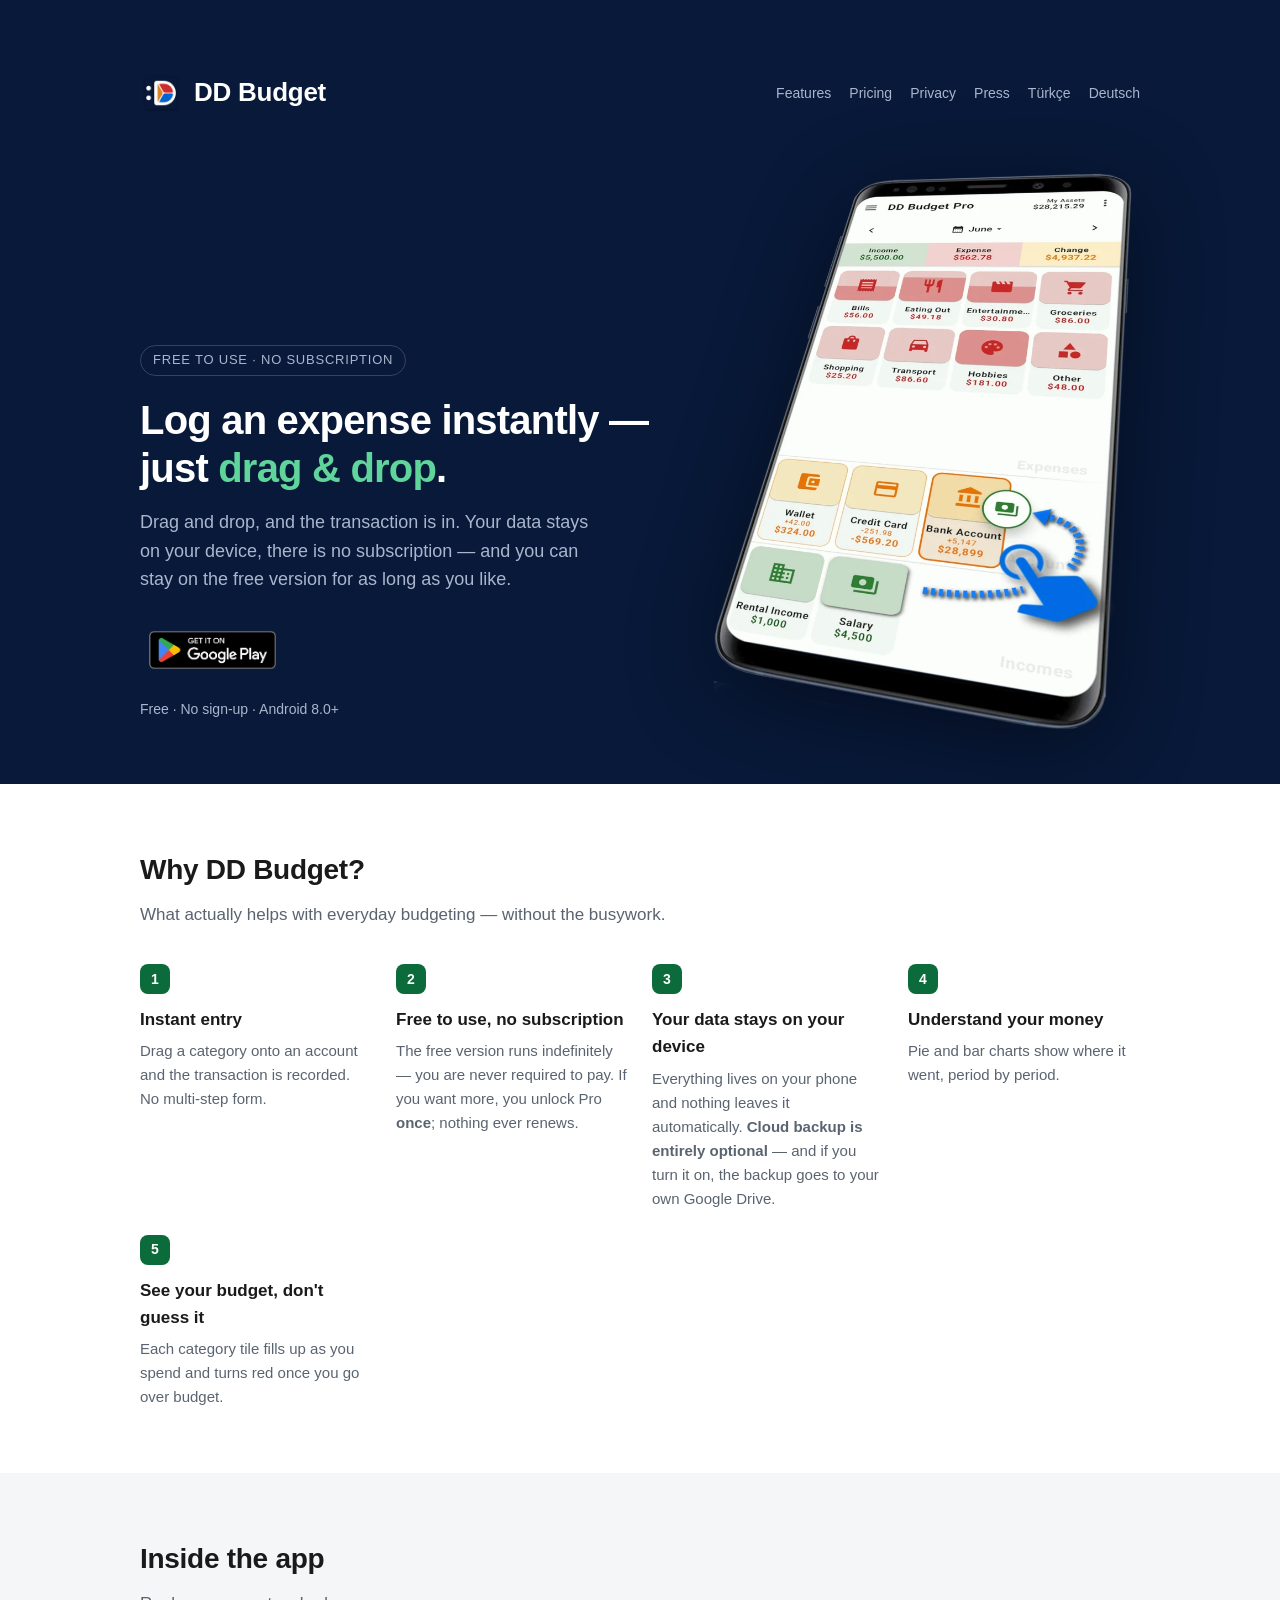
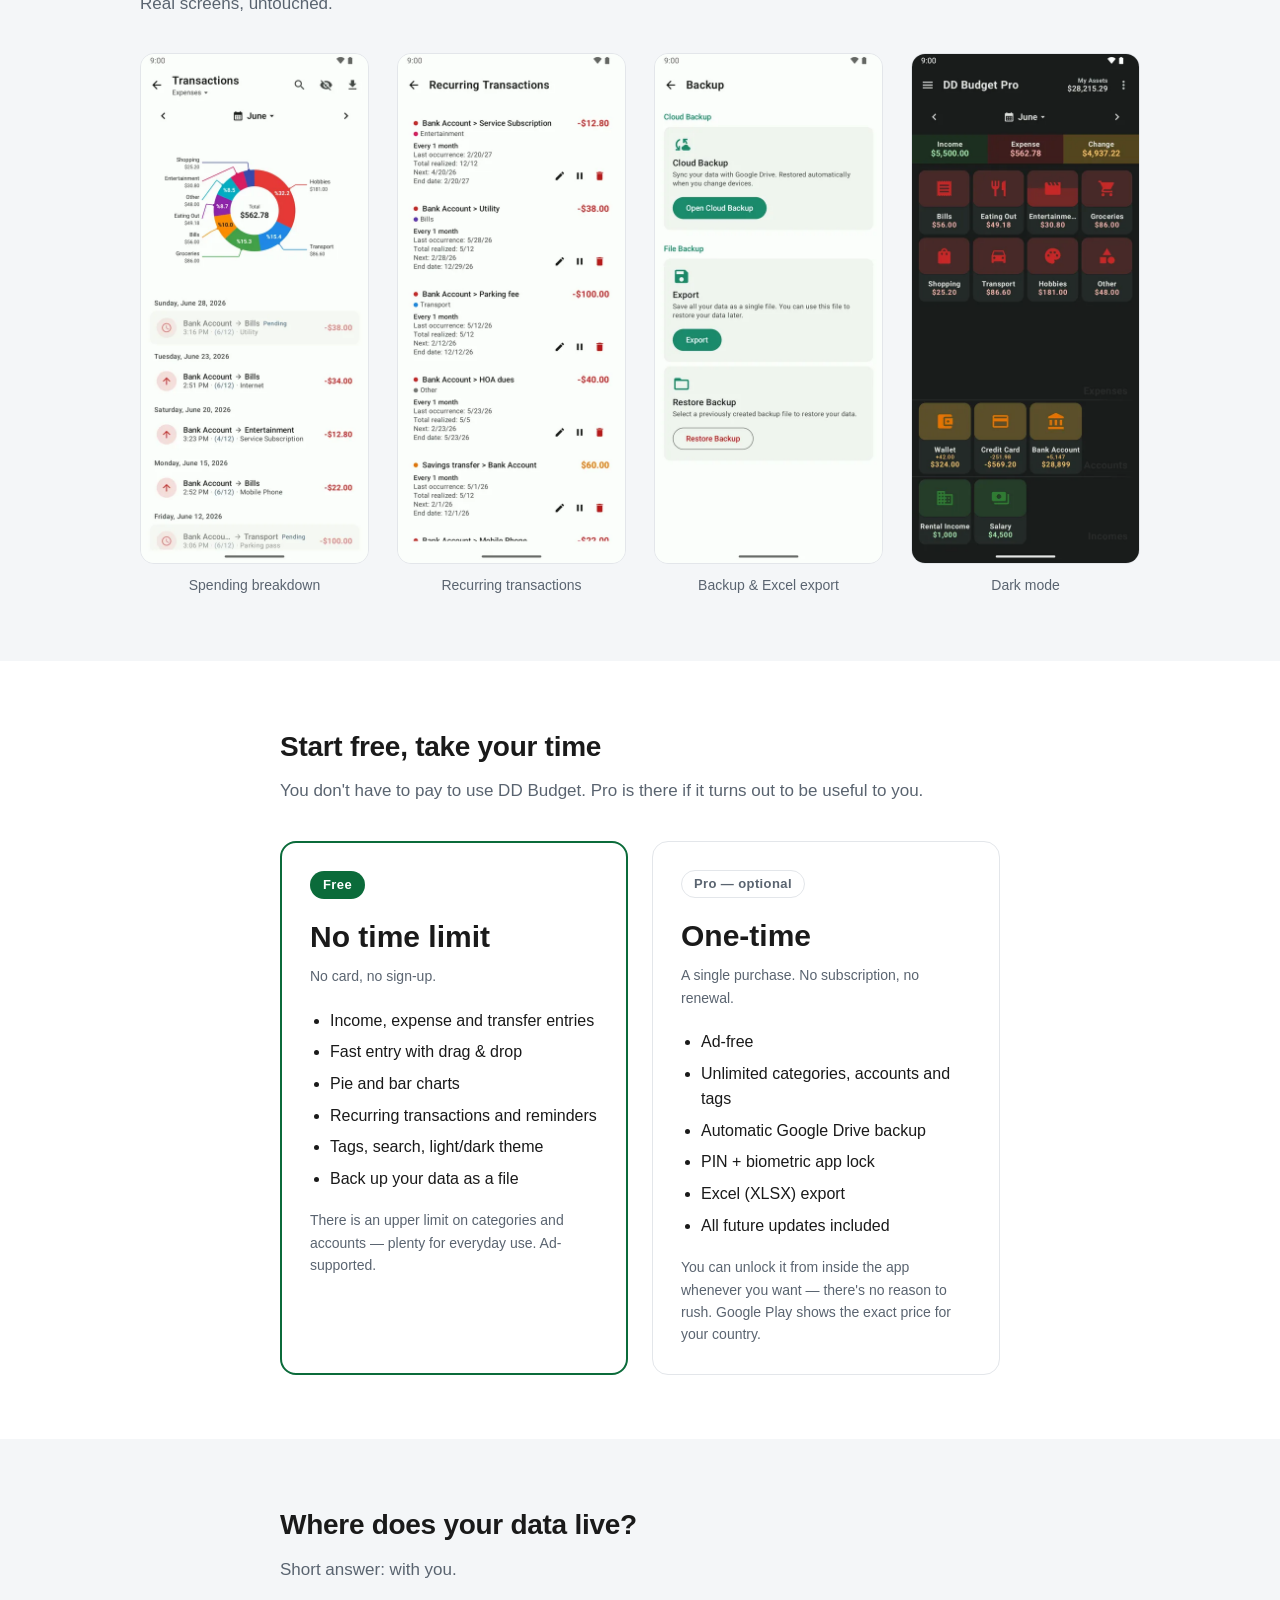
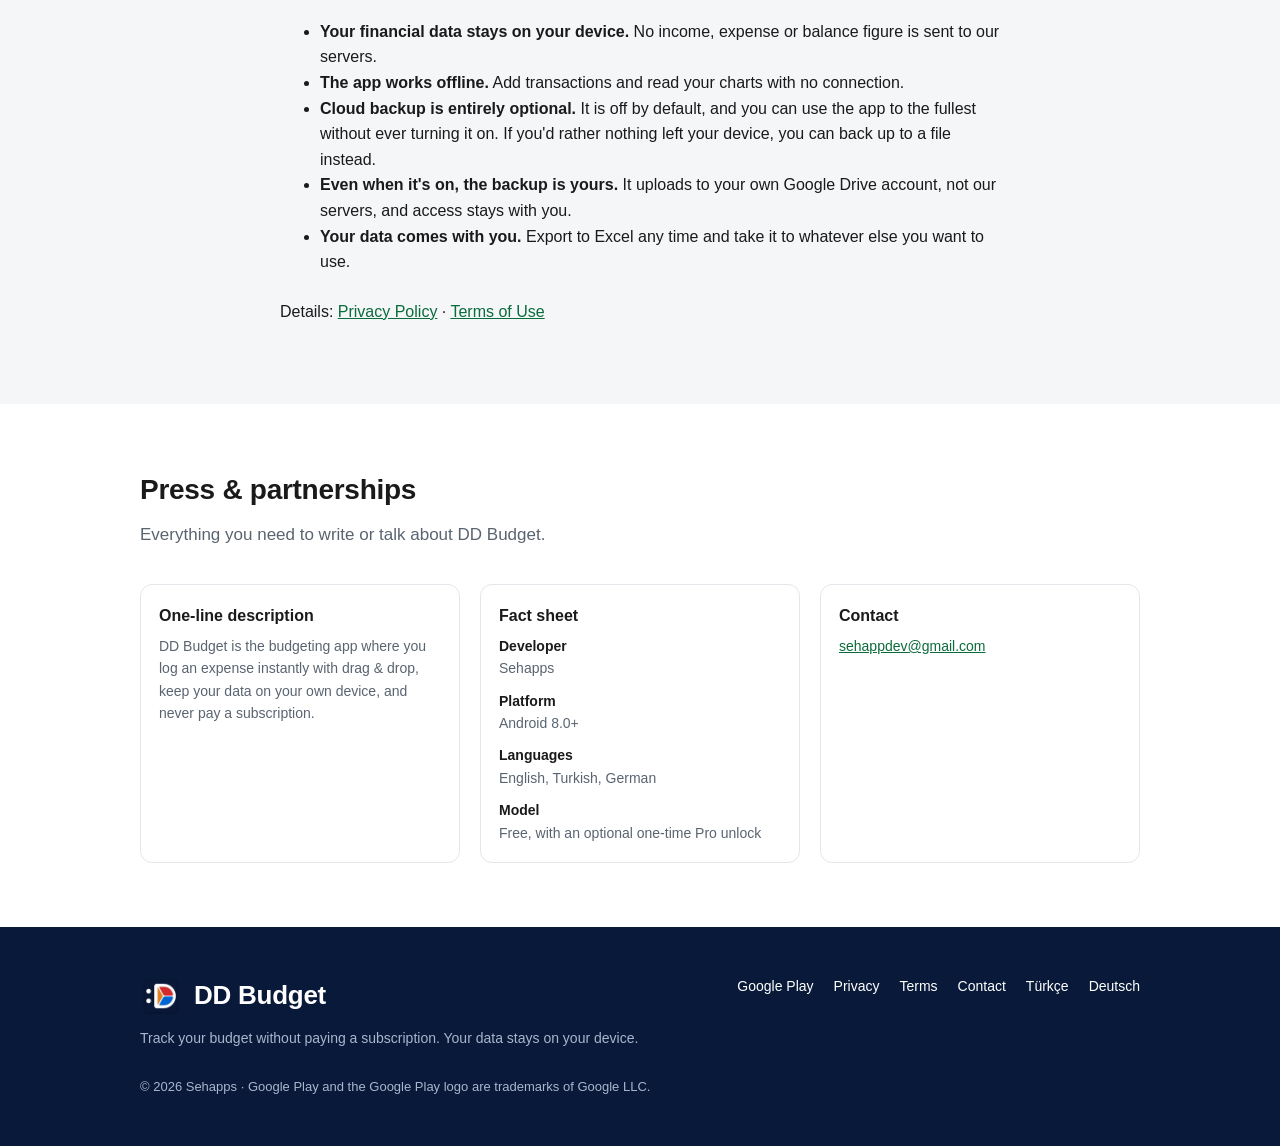
<file: index.html>
<!DOCTYPE html>
<html lang="en">
<head>
<meta charset="UTF-8">
<meta name="viewport" content="width=device-width, initial-scale=1.0">
<title>DD Budget — Budget &amp; Expense Tracker</title>
<meta name="description" content="DD Budget lets you log an expense instantly with drag &amp; drop and keeps your data on your device. Free to use, no subscription.">
<link rel="icon" href="assets/icon.png">
<link rel="stylesheet" href="assets/site.css">
<link rel="alternate" hreflang="tr" href="tr/">
<link rel="alternate" hreflang="en" href="./">
<link rel="alternate" hreflang="de" href="de/">
<link rel="canonical" href="https://sehapps.github.io/dd-budget/">
<meta property="og:type" content="website">
<meta property="og:url" content="https://sehapps.github.io/dd-budget/">
<meta property="og:site_name" content="DD Budget">
<meta property="og:locale" content="en_US">
<meta property="og:title" content="DD Budget — Budget &amp; Expense Tracker">
<meta property="og:description" content="Log an expense instantly with drag &amp; drop. Free to use, your data stays on your device, no subscription.">
<meta property="og:image" content="https://sehapps.github.io/dd-budget/assets/og-en.jpg">
<meta property="og:image:type" content="image/jpeg">
<meta property="og:image:width" content="1200">
<meta property="og:image:height" content="630">
<meta property="og:image:alt" content="DD Budget — log an expense with drag & drop">
<meta name="twitter:card" content="summary_large_image">
<meta name="twitter:image" content="https://sehapps.github.io/dd-budget/assets/og-en.jpg">
</head>
<body>

<div class="hero">
  <div class="wrap">
    <div style="grid-column: 1 / -1;">
      <div class="topbar">
        <a class="brand" href="./" style="color:#fff">
          <img src="assets/icon.png" alt="" width="42" height="42">
          DD Budget
        </a>
        <nav class="topnav">
          <a href="#features" style="color:#a9b6cd">Features</a>
          <a href="#pricing" style="color:#a9b6cd">Pricing</a>
          <a href="#privacy" style="color:#a9b6cd">Privacy</a>
          <a href="#press" style="color:#a9b6cd">Press</a>
          <a href="tr/" style="color:#a9b6cd">Türkçe</a>
          <a href="de/" style="color:#a9b6cd">Deutsch</a>
        </nav>
      </div>
    </div>

    <div class="hero-copy">
      <span class="eyebrow">Free to use · No subscription</span>
      <h1>Log an expense instantly — just <em>drag &amp; drop</em>.</h1>
      <p class="lede">
        Drag and drop, and the transaction is in. Your data stays on your device,
        there is no subscription — and you can stay on the free version for as long as you like.
      </p>
      <a class="badge" href="https://play.google.com/store/apps/details?id=com.sehapps.hesapp&amp;referrer=utm_source%3Dlanding%26utm_medium%3Dhero%26utm_campaign%3Den_site">
        <img src="assets/gp-badge-en.png" alt="Get it on Google Play" width="646" height="250">
      </a>
      <span class="cta-note">Free · No sign-up · Android 8.0+</span>
    </div>

    <div class="hero-shot">
      <img src="assets/hero-drag-en.webp" width="760" height="1039"
           alt="DD Budget home screen with a category tile being dragged onto a bank account">
    </div>
  </div>
</div>

<section id="features">
  <div class="wrap">
    <h2>Why DD Budget?</h2>
    <p class="section-lede">What actually helps with everyday budgeting — without the busywork.</p>

    <div class="values">
      <div class="value">
        <span class="num">1</span>
        <h3>Instant entry</h3>
        <p>Drag a category onto an account and the transaction is recorded. No multi-step form.</p>
      </div>
      <div class="value">
        <span class="num">2</span>
        <h3>Free to use, no subscription</h3>
        <p>The free version runs indefinitely — you are never required to pay. If you want more, you unlock Pro <strong>once</strong>; nothing ever renews.</p>
      </div>
      <div class="value">
        <span class="num">3</span>
        <h3>Your data stays on your device</h3>
        <p>Everything lives on your phone and nothing leaves it automatically. <strong>Cloud backup is entirely optional</strong> — and if you turn it on, the backup goes to your own Google Drive.</p>
      </div>
      <div class="value">
        <span class="num">4</span>
        <h3>Understand your money</h3>
        <p>Pie and bar charts show where it went, period by period.</p>
      </div>
      <div class="value">
        <span class="num">5</span>
        <h3>See your budget, don't guess it</h3>
        <p>Each category tile fills up as you spend and turns red once you go over budget.</p>
      </div>
    </div>
  </div>
</section>

<section class="alt">
  <div class="wrap">
    <h2>Inside the app</h2>
    <p class="section-lede">Real screens, untouched.</p>
    <div class="shots">
      <figure class="shot" style="margin:0">
        <img src="assets/shot-chart-en.webp" width="460" height="1032" alt="Pie chart of expenses broken down by category">
        <figcaption>Spending breakdown</figcaption>
      </figure>
      <figure class="shot" style="margin:0">
        <img src="assets/shot-recurring-en.webp" width="460" height="1032" alt="List of recurring transactions with reminders">
        <figcaption>Recurring transactions</figcaption>
      </figure>
      <figure class="shot" style="margin:0">
        <img src="assets/shot-backup-en.webp" width="460" height="1032" alt="Cloud backup and export to Excel screen">
        <figcaption>Backup &amp; Excel export</figcaption>
      </figure>
      <figure class="shot" style="margin:0">
        <img src="assets/shot-dark-en.webp" width="460" height="1032" alt="Home screen in dark mode">
        <figcaption>Dark mode</figcaption>
      </figure>
    </div>
  </div>
</section>

<section id="pricing">
  <div class="wrap narrow">
    <h2>Start free, take your time</h2>
    <p class="section-lede">You don't have to pay to use DD Budget. Pro is there if it turns out to be useful to you.</p>

    <div class="plans">
      <div class="plan plan-free">
        <span class="plan-tag">Free</span>
        <p class="plan-price">No time limit <small>No card, no sign-up.</small></p>
        <ul>
          <li>Income, expense and transfer entries</li>
          <li>Fast entry with drag &amp; drop</li>
          <li>Pie and bar charts</li>
          <li>Recurring transactions and reminders</li>
          <li>Tags, search, light/dark theme</li>
          <li>Back up your data as a file</li>
        </ul>
        <p class="plan-note">There is an upper limit on categories and accounts — plenty for everyday use. Ad-supported.</p>
      </div>

      <div class="plan">
        <span class="plan-tag">Pro — optional</span>
        <p class="plan-price">One-time <small>A single purchase. No subscription, no renewal.</small></p>
        <ul>
          <li>Ad-free</li>
          <li>Unlimited categories, accounts and tags</li>
          <li>Automatic Google Drive backup</li>
          <li>PIN + biometric app lock</li>
          <li>Excel (XLSX) export</li>
          <li>All future updates included</li>
        </ul>
        <p class="plan-note">You can unlock it from inside the app whenever you want — there's no reason to rush. Google Play shows the exact price for your country.</p>
      </div>
    </div>
  </div>
</section>

<section id="privacy" class="alt">
  <div class="wrap narrow">
    <h2>Where does your data live?</h2>
    <p class="section-lede">Short answer: with you.</p>
    <ul>
      <li><strong>Your financial data stays on your device.</strong> No income, expense or balance figure is sent to our servers.</li>
      <li><strong>The app works offline.</strong> Add transactions and read your charts with no connection.</li>
      <li><strong>Cloud backup is entirely optional.</strong> It is off by default, and you can use the app to the fullest without ever turning it on. If you'd rather nothing left your device, you can back up to a file instead.</li>
      <li><strong>Even when it's on, the backup is yours.</strong> It uploads to your own Google Drive account, not our servers, and access stays with you.</li>
      <li><strong>Your data comes with you.</strong> Export to Excel any time and take it to whatever else you want to use.</li>
    </ul>
    <p style="margin-top:24px">
      Details: <a href="privacy-en.html">Privacy Policy</a> · <a href="terms-en.html">Terms of Use</a>
    </p>
  </div>
</section>

<section id="press">
  <div class="wrap">
    <h2>Press &amp; partnerships</h2>
    <p class="section-lede">Everything you need to write or talk about DD Budget.</p>
    <div class="kit">
      <div>
        <h3>One-line description</h3>
        <p>DD Budget is the budgeting app where you log an expense instantly with drag &amp; drop, keep your data on your own device, and never pay a subscription.</p>
      </div>
      <div>
        <h3>Fact sheet</h3>
        <dl class="facts">
          <dt>Developer</dt><dd>Sehapps</dd>
          <dt>Platform</dt><dd>Android 8.0+</dd>
          <dt>Languages</dt><dd>English, Turkish, German</dd>
          <dt>Model</dt><dd>Free, with an optional one-time Pro unlock</dd>
        </dl>
      </div>
      <div>
        <h3>Contact</h3>
        <p><a href="mailto:sehappdev@gmail.com">sehappdev@gmail.com</a></p>
      </div>
    </div>
  </div>
</section>

<footer>
  <div class="wrap">
    <div class="footer-grid">
      <div>
        <div class="brand" style="color:#fff;margin-bottom:10px">
          <img src="assets/icon.png" alt="" width="42" height="42"> DD Budget
        </div>
        <div>Track your budget without paying a subscription. Your data stays on your device.</div>
      </div>
      <div class="footer-links">
        <a href="https://play.google.com/store/apps/details?id=com.sehapps.hesapp&amp;referrer=utm_source%3Dlanding%26utm_medium%3Dfooter%26utm_campaign%3Den_site">Google Play</a>
        <a href="privacy-en.html">Privacy</a>
        <a href="terms-en.html">Terms</a>
        <a href="mailto:sehappdev@gmail.com">Contact</a>
        <a href="tr/">Türkçe</a>
        <a href="de/">Deutsch</a>
      </div>
    </div>
    <div class="copyright">© 2026 Sehapps · Google Play and the Google Play logo are trademarks of Google LLC.</div>
  </div>
</footer>

</body>
</html>
</file>
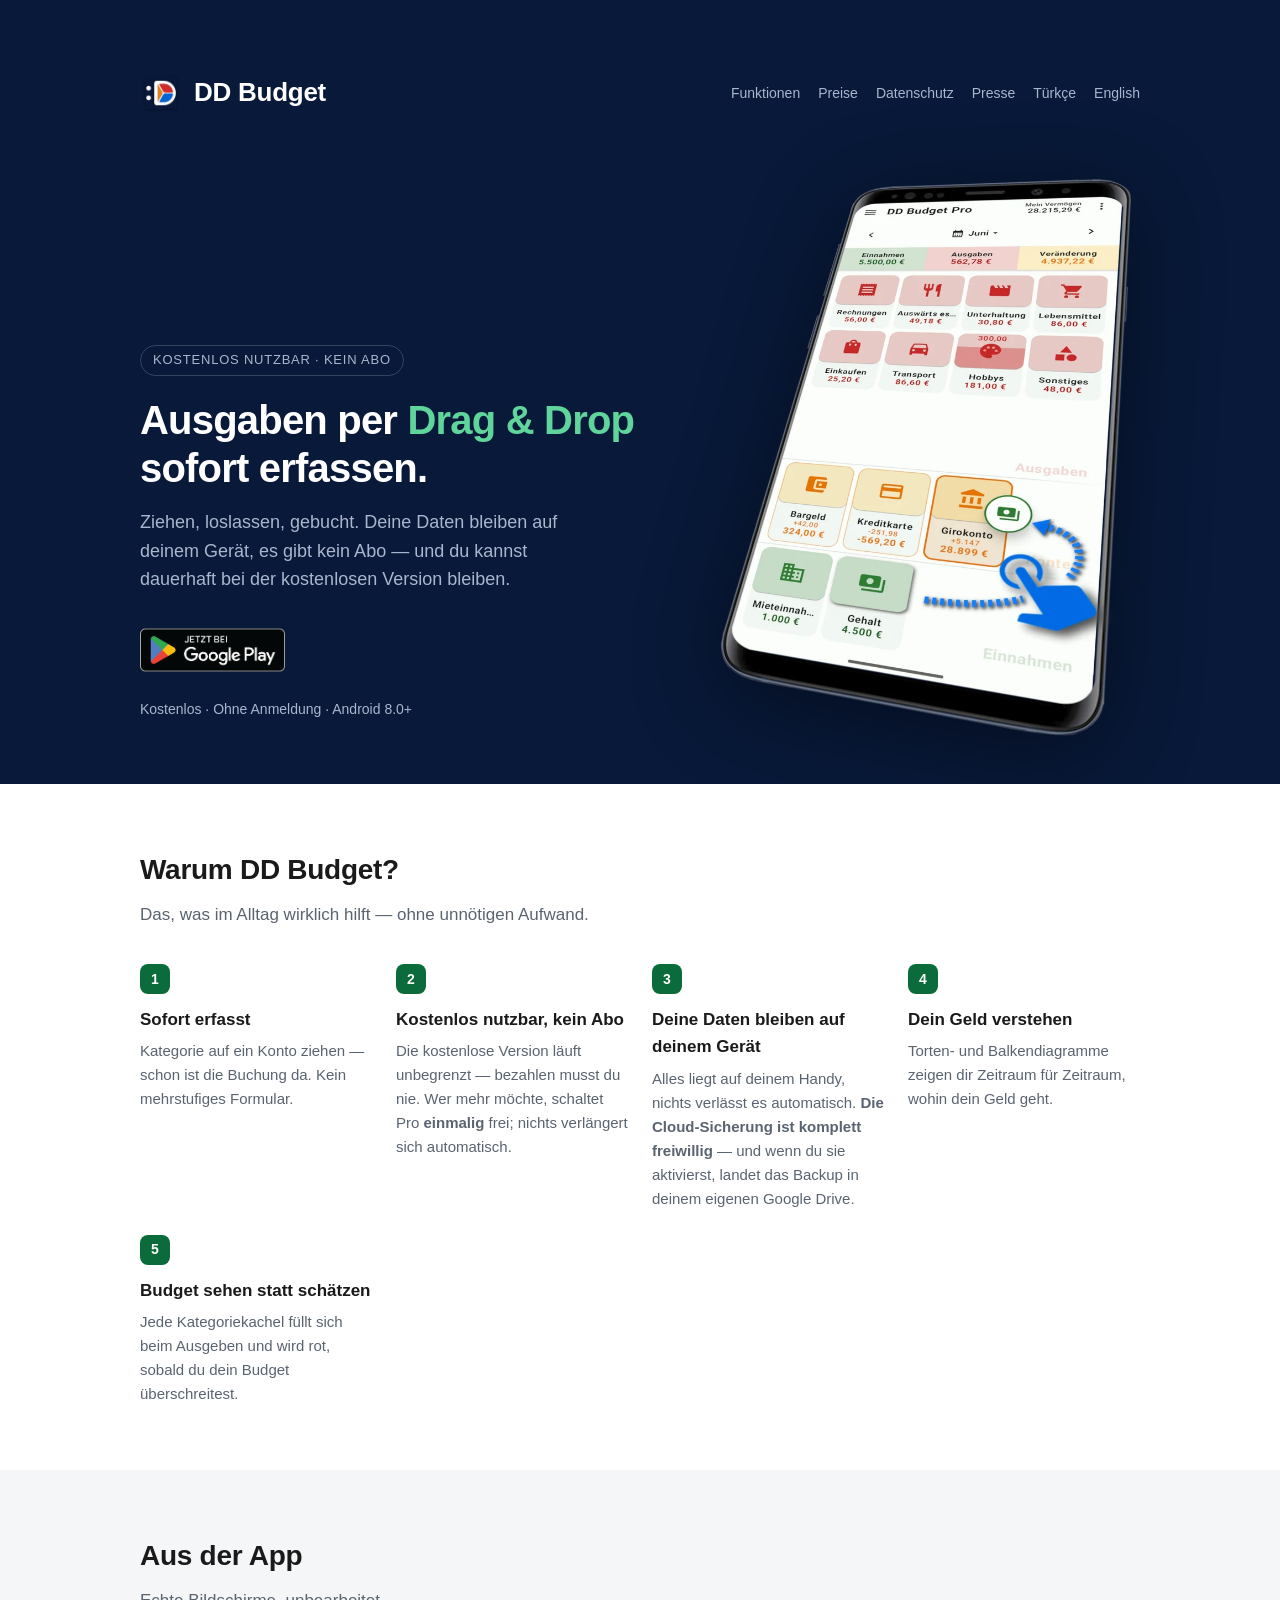
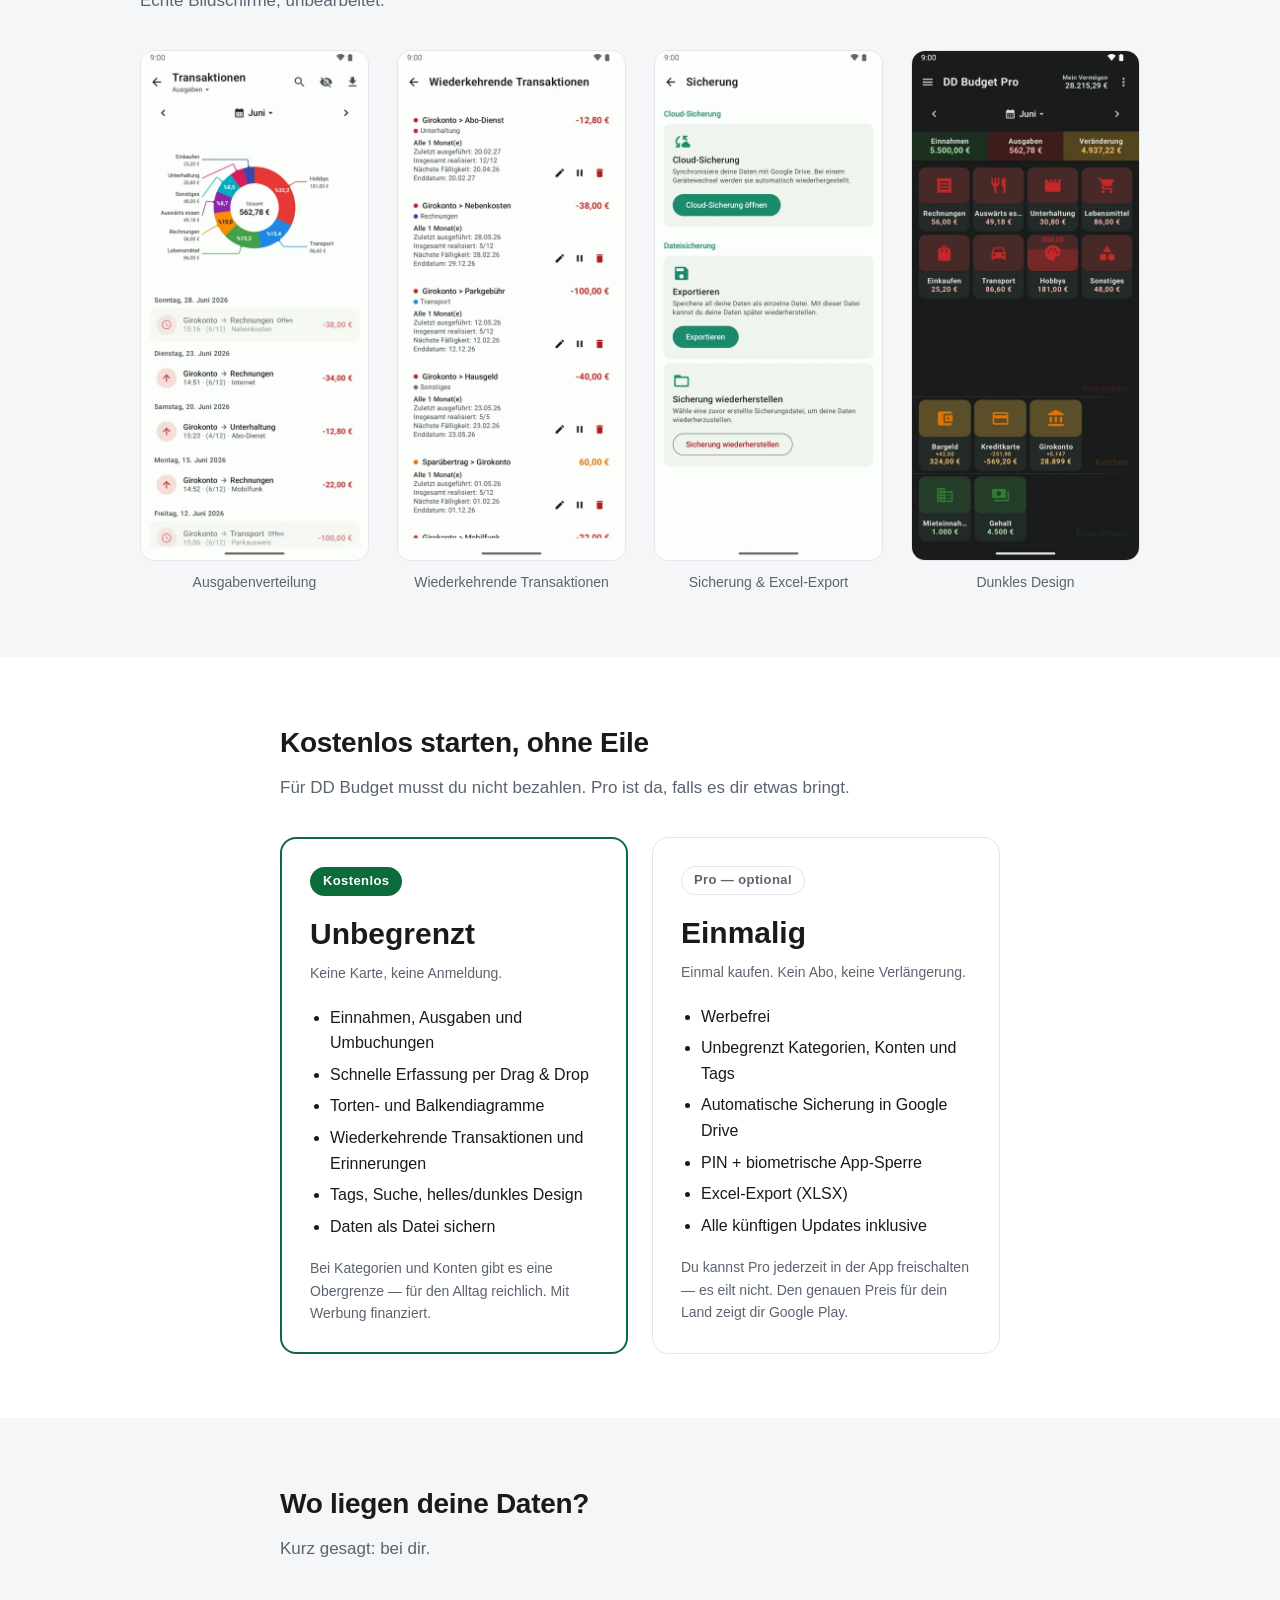
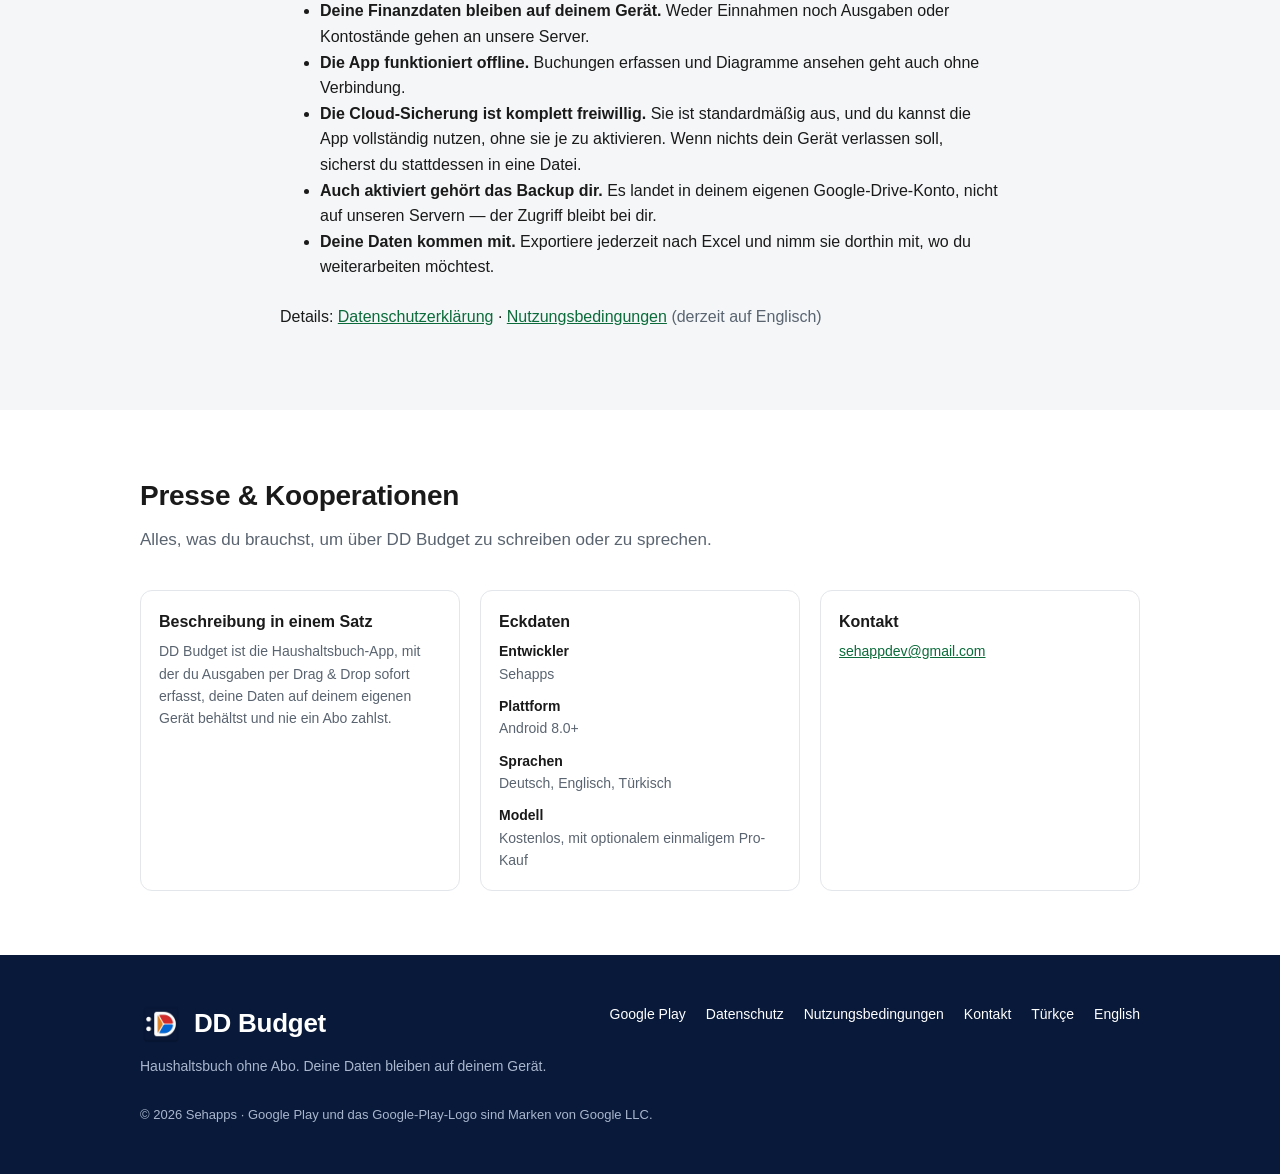
<file: de/index.html>
<!DOCTYPE html>
<html lang="de">
<head>
<meta charset="UTF-8">
<meta name="viewport" content="width=device-width, initial-scale=1.0">
<title>DD Budget — Haushaltsbuch &amp; Ausgaben im Blick</title>
<meta name="description" content="Mit DD Budget erfasst du Ausgaben per Drag &amp; Drop sofort, und deine Daten bleiben auf deinem Gerät. Kostenlos nutzbar, kein Abo.">
<link rel="icon" href="../assets/icon.png">
<link rel="stylesheet" href="../assets/site.css">
<link rel="alternate" hreflang="tr" href="../tr/">
<link rel="alternate" hreflang="en" href="../">
<link rel="alternate" hreflang="de" href="./">
<link rel="canonical" href="https://sehapps.github.io/dd-budget/de/">
<meta property="og:type" content="website">
<meta property="og:url" content="https://sehapps.github.io/dd-budget/de/">
<meta property="og:site_name" content="DD Budget">
<meta property="og:locale" content="de_DE">
<meta property="og:title" content="DD Budget — Haushaltsbuch &amp; Ausgaben im Blick">
<meta property="og:description" content="Ausgaben per Drag &amp; Drop sofort erfassen. Kostenlos nutzbar, deine Daten bleiben auf deinem Gerät, kein Abo.">
<meta property="og:image" content="https://sehapps.github.io/dd-budget/assets/og-de.jpg">
<meta property="og:image:type" content="image/jpeg">
<meta property="og:image:width" content="1200">
<meta property="og:image:height" content="630">
<meta property="og:image:alt" content="DD Budget — Ausgaben per Drag & Drop erfassen">
<meta name="twitter:card" content="summary_large_image">
<meta name="twitter:image" content="https://sehapps.github.io/dd-budget/assets/og-de.jpg">
</head>
<body>

<div class="hero">
  <div class="wrap">
    <div style="grid-column: 1 / -1;">
      <div class="topbar">
        <a class="brand" href="./" style="color:#fff">
          <img src="../assets/icon.png" alt="" width="42" height="42">
          DD Budget
        </a>
        <nav class="topnav">
          <a href="#funktionen" style="color:#a9b6cd">Funktionen</a>
          <a href="#preise" style="color:#a9b6cd">Preise</a>
          <a href="#datenschutz" style="color:#a9b6cd">Datenschutz</a>
          <a href="#presse" style="color:#a9b6cd">Presse</a>
          <a href="../tr/" style="color:#a9b6cd">Türkçe</a>
          <a href="../" style="color:#a9b6cd">English</a>
        </nav>
      </div>
    </div>

    <div class="hero-copy">
      <span class="eyebrow">Kostenlos nutzbar · Kein Abo</span>
      <h1>Ausgaben per <em>Drag &amp; Drop</em> sofort erfassen.</h1>
      <p class="lede">
        Ziehen, loslassen, gebucht. Deine Daten bleiben auf deinem Gerät, es gibt kein Abo —
        und du kannst dauerhaft bei der kostenlosen Version bleiben.
      </p>
      <a class="badge" href="https://play.google.com/store/apps/details?id=com.sehapps.hesapp&amp;referrer=utm_source%3Dlanding%26utm_medium%3Dhero%26utm_campaign%3Dde_site">
        <img src="../assets/gp-badge-de.png" alt="Jetzt bei Google Play" width="646" height="250">
      </a>
      <span class="cta-note">Kostenlos · Ohne Anmeldung · Android 8.0+</span>
    </div>

    <div class="hero-shot">
      <img src="../assets/hero-drag-de.webp" width="760" height="1039"
           alt="Startbildschirm von DD Budget: eine Kategoriekachel wird auf ein Girokonto gezogen">
    </div>
  </div>
</div>

<section id="funktionen">
  <div class="wrap">
    <h2>Warum DD Budget?</h2>
    <p class="section-lede">Das, was im Alltag wirklich hilft — ohne unnötigen Aufwand.</p>

    <div class="values">
      <div class="value">
        <span class="num">1</span>
        <h3>Sofort erfasst</h3>
        <p>Kategorie auf ein Konto ziehen — schon ist die Buchung da. Kein mehrstufiges Formular.</p>
      </div>
      <div class="value">
        <span class="num">2</span>
        <h3>Kostenlos nutzbar, kein Abo</h3>
        <p>Die kostenlose Version läuft unbegrenzt — bezahlen musst du nie. Wer mehr möchte, schaltet Pro <strong>einmalig</strong> frei; nichts verlängert sich automatisch.</p>
      </div>
      <div class="value">
        <span class="num">3</span>
        <h3>Deine Daten bleiben auf deinem Gerät</h3>
        <p>Alles liegt auf deinem Handy, nichts verlässt es automatisch. <strong>Die Cloud-Sicherung ist komplett freiwillig</strong> — und wenn du sie aktivierst, landet das Backup in deinem eigenen Google Drive.</p>
      </div>
      <div class="value">
        <span class="num">4</span>
        <h3>Dein Geld verstehen</h3>
        <p>Torten- und Balkendiagramme zeigen dir Zeitraum für Zeitraum, wohin dein Geld geht.</p>
      </div>
      <div class="value">
        <span class="num">5</span>
        <h3>Budget sehen statt schätzen</h3>
        <p>Jede Kategoriekachel füllt sich beim Ausgeben und wird rot, sobald du dein Budget überschreitest.</p>
      </div>
    </div>
  </div>
</section>

<section class="alt">
  <div class="wrap">
    <h2>Aus der App</h2>
    <p class="section-lede">Echte Bildschirme, unbearbeitet.</p>
    <div class="shots">
      <figure class="shot" style="margin:0">
        <img src="../assets/shot-chart-de.webp" width="460" height="1032" alt="Tortendiagramm der Ausgaben nach Kategorie">
        <figcaption>Ausgabenverteilung</figcaption>
      </figure>
      <figure class="shot" style="margin:0">
        <img src="../assets/shot-recurring-de.webp" width="460" height="1032" alt="Liste wiederkehrender Transaktionen mit Erinnerungen">
        <figcaption>Wiederkehrende Transaktionen</figcaption>
      </figure>
      <figure class="shot" style="margin:0">
        <img src="../assets/shot-backup-de.webp" width="460" height="1032" alt="Bildschirm für Cloud-Sicherung und Excel-Export">
        <figcaption>Sicherung &amp; Excel-Export</figcaption>
      </figure>
      <figure class="shot" style="margin:0">
        <img src="../assets/shot-dark-de.webp" width="460" height="1032" alt="Startbildschirm im dunklen Design">
        <figcaption>Dunkles Design</figcaption>
      </figure>
    </div>
  </div>
</section>

<section id="preise">
  <div class="wrap narrow">
    <h2>Kostenlos starten, ohne Eile</h2>
    <p class="section-lede">Für DD Budget musst du nicht bezahlen. Pro ist da, falls es dir etwas bringt.</p>

    <div class="plans">
      <div class="plan plan-free">
        <span class="plan-tag">Kostenlos</span>
        <p class="plan-price">Unbegrenzt <small>Keine Karte, keine Anmeldung.</small></p>
        <ul>
          <li>Einnahmen, Ausgaben und Umbuchungen</li>
          <li>Schnelle Erfassung per Drag &amp; Drop</li>
          <li>Torten- und Balkendiagramme</li>
          <li>Wiederkehrende Transaktionen und Erinnerungen</li>
          <li>Tags, Suche, helles/dunkles Design</li>
          <li>Daten als Datei sichern</li>
        </ul>
        <p class="plan-note">Bei Kategorien und Konten gibt es eine Obergrenze — für den Alltag reichlich. Mit Werbung finanziert.</p>
      </div>

      <div class="plan">
        <span class="plan-tag">Pro — optional</span>
        <p class="plan-price">Einmalig <small>Einmal kaufen. Kein Abo, keine Verlängerung.</small></p>
        <ul>
          <li>Werbefrei</li>
          <li>Unbegrenzt Kategorien, Konten und Tags</li>
          <li>Automatische Sicherung in Google Drive</li>
          <li>PIN + biometrische App-Sperre</li>
          <li>Excel-Export (XLSX)</li>
          <li>Alle künftigen Updates inklusive</li>
        </ul>
        <p class="plan-note">Du kannst Pro jederzeit in der App freischalten — es eilt nicht. Den genauen Preis für dein Land zeigt dir Google Play.</p>
      </div>
    </div>
  </div>
</section>

<section id="datenschutz" class="alt">
  <div class="wrap narrow">
    <h2>Wo liegen deine Daten?</h2>
    <p class="section-lede">Kurz gesagt: bei dir.</p>
    <ul>
      <li><strong>Deine Finanzdaten bleiben auf deinem Gerät.</strong> Weder Einnahmen noch Ausgaben oder Kontostände gehen an unsere Server.</li>
      <li><strong>Die App funktioniert offline.</strong> Buchungen erfassen und Diagramme ansehen geht auch ohne Verbindung.</li>
      <li><strong>Die Cloud-Sicherung ist komplett freiwillig.</strong> Sie ist standardmäßig aus, und du kannst die App vollständig nutzen, ohne sie je zu aktivieren. Wenn nichts dein Gerät verlassen soll, sicherst du stattdessen in eine Datei.</li>
      <li><strong>Auch aktiviert gehört das Backup dir.</strong> Es landet in deinem eigenen Google-Drive-Konto, nicht auf unseren Servern — der Zugriff bleibt bei dir.</li>
      <li><strong>Deine Daten kommen mit.</strong> Exportiere jederzeit nach Excel und nimm sie dorthin mit, wo du weiterarbeiten möchtest.</li>
    </ul>
    <p style="margin-top:24px">
      Details: <a href="../privacy-en.html">Datenschutzerklärung</a> · <a href="../terms-en.html">Nutzungsbedingungen</a>
      <span style="color:var(--muted)">(derzeit auf Englisch)</span>
    </p>
  </div>
</section>

<section id="presse">
  <div class="wrap">
    <h2>Presse &amp; Kooperationen</h2>
    <p class="section-lede">Alles, was du brauchst, um über DD Budget zu schreiben oder zu sprechen.</p>
    <div class="kit">
      <div>
        <h3>Beschreibung in einem Satz</h3>
        <p>DD Budget ist die Haushaltsbuch-App, mit der du Ausgaben per Drag &amp; Drop sofort erfasst, deine Daten auf deinem eigenen Gerät behältst und nie ein Abo zahlst.</p>
      </div>
      <div>
        <h3>Eckdaten</h3>
        <dl class="facts">
          <dt>Entwickler</dt><dd>Sehapps</dd>
          <dt>Plattform</dt><dd>Android 8.0+</dd>
          <dt>Sprachen</dt><dd>Deutsch, Englisch, Türkisch</dd>
          <dt>Modell</dt><dd>Kostenlos, mit optionalem einmaligem Pro-Kauf</dd>
        </dl>
      </div>
      <div>
        <h3>Kontakt</h3>
        <p><a href="mailto:sehappdev@gmail.com">sehappdev@gmail.com</a></p>
      </div>
    </div>
  </div>
</section>

<footer>
  <div class="wrap">
    <div class="footer-grid">
      <div>
        <div class="brand" style="color:#fff;margin-bottom:10px">
          <img src="../assets/icon.png" alt="" width="42" height="42"> DD Budget
        </div>
        <div>Haushaltsbuch ohne Abo. Deine Daten bleiben auf deinem Gerät.</div>
      </div>
      <div class="footer-links">
        <a href="https://play.google.com/store/apps/details?id=com.sehapps.hesapp&amp;referrer=utm_source%3Dlanding%26utm_medium%3Dfooter%26utm_campaign%3Dde_site">Google Play</a>
        <a href="../privacy-en.html">Datenschutz</a>
        <a href="../terms-en.html">Nutzungsbedingungen</a>
        <a href="mailto:sehappdev@gmail.com">Kontakt</a>
        <a href="../tr/">Türkçe</a>
        <a href="../">English</a>
      </div>
    </div>
    <div class="copyright">© 2026 Sehapps · Google Play und das Google-Play-Logo sind Marken von Google LLC.</div>
  </div>
</footer>

</body>
</html>
</file>
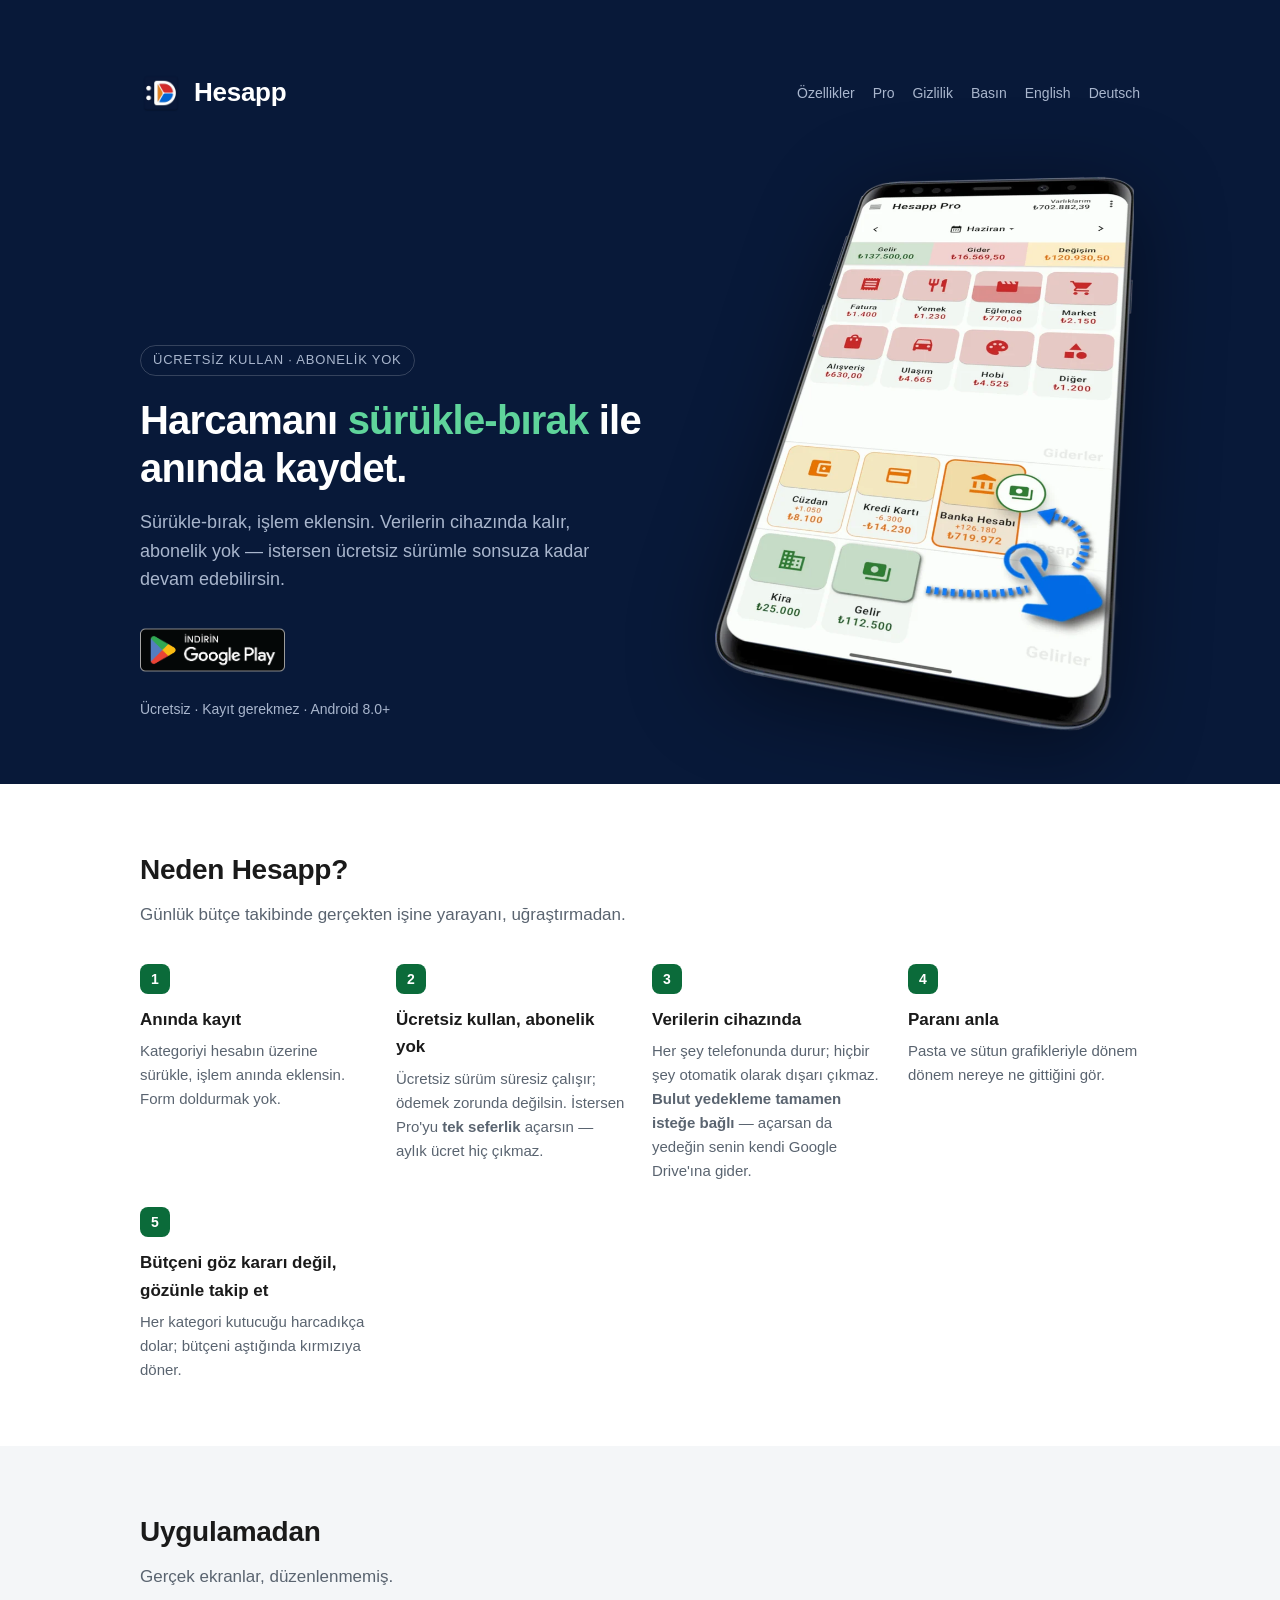
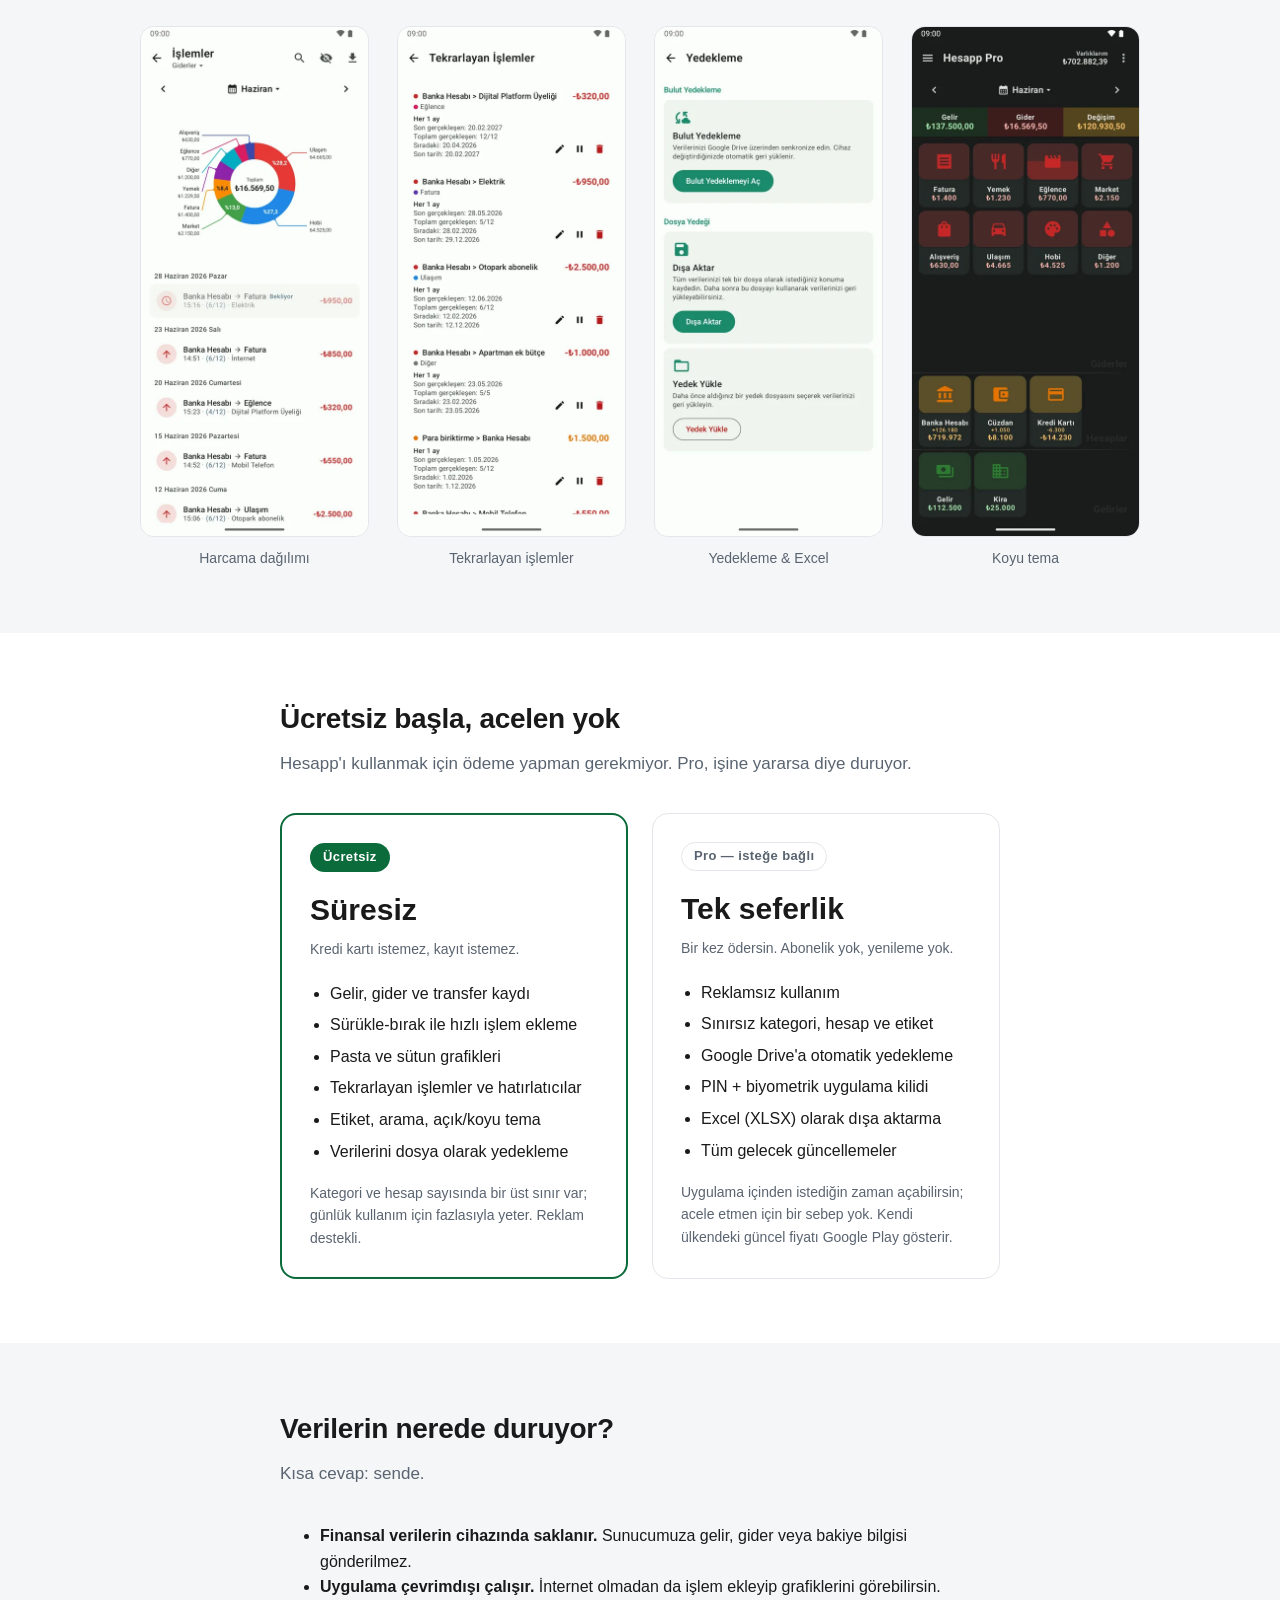
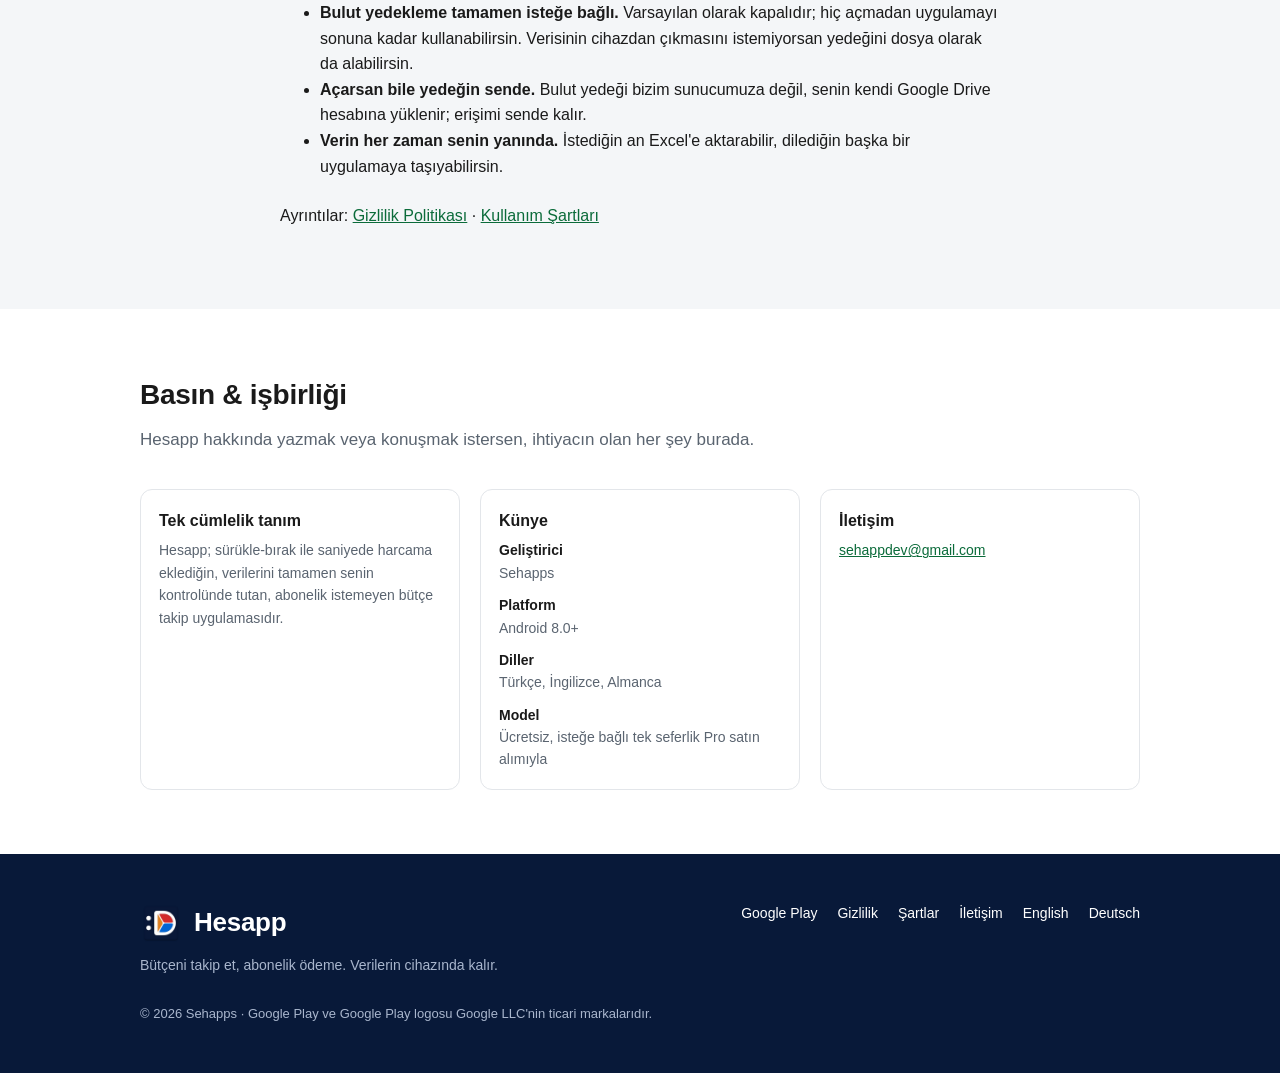
<file: tr/index.html>
<!DOCTYPE html>
<html lang="tr">
<head>
<meta charset="UTF-8">
<meta name="viewport" content="width=device-width, initial-scale=1.0">
<title>Hesapp — Bütçe ve Harcama Takibi</title>
<meta name="description" content="Hesapp; sürükle-bırak ile anında harcama eklediğin, verilerini cihazında tutan bütçe takip uygulaması. Ücretsiz kullan, abonelik yok.">
<link rel="icon" href="../assets/icon.png">
<link rel="stylesheet" href="../assets/site.css">
<link rel="alternate" hreflang="tr" href="./">
<link rel="alternate" hreflang="en" href="../">
<link rel="alternate" hreflang="de" href="../de/">
<link rel="canonical" href="https://sehapps.github.io/dd-budget/tr/">
<meta property="og:type" content="website">
<meta property="og:url" content="https://sehapps.github.io/dd-budget/tr/">
<meta property="og:site_name" content="Hesapp">
<meta property="og:locale" content="tr_TR">
<meta property="og:title" content="Hesapp — Bütçe ve Harcama Takibi">
<meta property="og:description" content="Sürükle-bırak ile anında harcama ekle. Ücretsiz kullan, verilerin cihazında kalır, abonelik yok.">
<meta property="og:image" content="https://sehapps.github.io/dd-budget/assets/og-tr.jpg">
<meta property="og:image:type" content="image/jpeg">
<meta property="og:image:width" content="1200">
<meta property="og:image:height" content="630">
<meta property="og:image:alt" content="Hesapp — sürükle-bırak ile harcama ekleme">
<meta name="twitter:card" content="summary_large_image">
<meta name="twitter:image" content="https://sehapps.github.io/dd-budget/assets/og-tr.jpg">
</head>
<body>

<div class="hero">
  <div class="wrap">
    <div style="grid-column: 1 / -1;">
      <div class="topbar">
        <a class="brand" href="./" style="color:#fff">
          <img src="../assets/icon.png" alt="" width="42" height="42">
          Hesapp
        </a>
        <nav class="topnav">
          <a href="#ozellikler" style="color:#a9b6cd">Özellikler</a>
          <a href="#pro" style="color:#a9b6cd">Pro</a>
          <a href="#gizlilik" style="color:#a9b6cd">Gizlilik</a>
          <a href="#basin" style="color:#a9b6cd">Basın</a>
          <a href="../" style="color:#a9b6cd">English</a>
          <a href="../de/" style="color:#a9b6cd">Deutsch</a>
        </nav>
      </div>
    </div>

    <div class="hero-copy">
      <span class="eyebrow">Ücretsiz kullan · Abonelik yok</span>
      <h1>Harcamanı <em>sürükle-bırak</em> ile anında kaydet.</h1>
      <p class="lede">
        Sürükle-bırak, işlem eklensin. Verilerin cihazında kalır,
        abonelik yok — istersen ücretsiz sürümle sonsuza kadar devam edebilirsin.
      </p>
      <a class="badge" href="https://play.google.com/store/apps/details?id=com.sehapps.hesapp&amp;referrer=utm_source%3Dlanding%26utm_medium%3Dhero%26utm_campaign%3Dtr_site">
        <img src="../assets/gp-badge-tr.png" alt="Google Play'den indirin" width="646" height="250">
      </a>
      <span class="cta-note">Ücretsiz · Kayıt gerekmez · Android 8.0+</span>
    </div>

    <div class="hero-shot">
      <img src="../assets/hero-drag.webp" width="760" height="1039"
           alt="Hesapp ana ekranı: bir kategori kutucuğu banka hesabının üzerine sürüklenirken">
    </div>
  </div>
</div>

<section id="ozellikler">
  <div class="wrap">
    <h2>Neden Hesapp?</h2>
    <p class="section-lede">Günlük bütçe takibinde gerçekten işine yarayanı, uğraştırmadan.</p>

    <div class="values">
      <div class="value">
        <span class="num">1</span>
        <h3>Anında kayıt</h3>
        <p>Kategoriyi hesabın üzerine sürükle, işlem anında eklensin. Form doldurmak yok.</p>
      </div>
      <div class="value">
        <span class="num">2</span>
        <h3>Ücretsiz kullan, abonelik yok</h3>
        <p>Ücretsiz sürüm süresiz çalışır; ödemek zorunda değilsin. İstersen Pro'yu <strong>tek seferlik</strong> açarsın — aylık ücret hiç çıkmaz.</p>
      </div>
      <div class="value">
        <span class="num">3</span>
        <h3>Verilerin cihazında</h3>
        <p>Her şey telefonunda durur; hiçbir şey otomatik olarak dışarı çıkmaz. <strong>Bulut yedekleme tamamen isteğe bağlı</strong> — açarsan da yedeğin senin kendi Google Drive'ına gider.</p>
      </div>
      <div class="value">
        <span class="num">4</span>
        <h3>Paranı anla</h3>
        <p>Pasta ve sütun grafikleriyle dönem dönem nereye ne gittiğini gör.</p>
      </div>
      <div class="value">
        <span class="num">5</span>
        <h3>Bütçeni göz kararı değil, gözünle takip et</h3>
        <p>Her kategori kutucuğu harcadıkça dolar; bütçeni aştığında kırmızıya döner.</p>
      </div>
    </div>
  </div>
</section>

<section class="alt">
  <div class="wrap">
    <h2>Uygulamadan</h2>
    <p class="section-lede">Gerçek ekranlar, düzenlenmemiş.</p>
    <div class="shots">
      <figure class="shot" style="margin:0">
        <img src="../assets/shot-chart.webp" width="460" height="1032" alt="Giderlerin kategori bazlı pasta grafiği">
        <figcaption>Harcama dağılımı</figcaption>
      </figure>
      <figure class="shot" style="margin:0">
        <img src="../assets/shot-recurring.webp" width="460" height="1032" alt="Tekrarlayan işlemler listesi ve hatırlatıcılar">
        <figcaption>Tekrarlayan işlemler</figcaption>
      </figure>
      <figure class="shot" style="margin:0">
        <img src="../assets/shot-backup.webp" width="460" height="1032" alt="Bulut yedekleme ve Excel'e dışa aktarma ekranı">
        <figcaption>Yedekleme &amp; Excel</figcaption>
      </figure>
      <figure class="shot" style="margin:0">
        <img src="../assets/shot-dark.webp" width="460" height="1032" alt="Koyu temada ana ekran">
        <figcaption>Koyu tema</figcaption>
      </figure>
    </div>
  </div>
</section>

<section id="pro">
  <div class="wrap narrow">
    <h2>Ücretsiz başla, acelen yok</h2>
    <p class="section-lede">Hesapp'ı kullanmak için ödeme yapman gerekmiyor. Pro, işine yararsa diye duruyor.</p>

    <div class="plans">
      <div class="plan plan-free">
        <span class="plan-tag">Ücretsiz</span>
        <p class="plan-price">Süresiz <small>Kredi kartı istemez, kayıt istemez.</small></p>
        <ul>
          <li>Gelir, gider ve transfer kaydı</li>
          <li>Sürükle-bırak ile hızlı işlem ekleme</li>
          <li>Pasta ve sütun grafikleri</li>
          <li>Tekrarlayan işlemler ve hatırlatıcılar</li>
          <li>Etiket, arama, açık/koyu tema</li>
          <li>Verilerini dosya olarak yedekleme</li>
        </ul>
        <p class="plan-note">Kategori ve hesap sayısında bir üst sınır var; günlük kullanım için fazlasıyla yeter. Reklam destekli.</p>
      </div>

      <div class="plan">
        <span class="plan-tag">Pro — isteğe bağlı</span>
        <p class="plan-price">Tek seferlik <small>Bir kez ödersin. Abonelik yok, yenileme yok.</small></p>
        <ul>
          <li>Reklamsız kullanım</li>
          <li>Sınırsız kategori, hesap ve etiket</li>
          <li>Google Drive'a otomatik yedekleme</li>
          <li>PIN + biyometrik uygulama kilidi</li>
          <li>Excel (XLSX) olarak dışa aktarma</li>
          <li>Tüm gelecek güncellemeler</li>
        </ul>
        <p class="plan-note">Uygulama içinden istediğin zaman açabilirsin; acele etmen için bir sebep yok. Kendi ülkendeki güncel fiyatı Google Play gösterir.</p>
      </div>
    </div>
  </div>
</section>

<section id="gizlilik" class="alt">
  <div class="wrap narrow">
    <h2>Verilerin nerede duruyor?</h2>
    <p class="section-lede">Kısa cevap: sende.</p>
    <ul>
      <li><strong>Finansal verilerin cihazında saklanır.</strong> Sunucumuza gelir, gider veya bakiye bilgisi gönderilmez.</li>
      <li><strong>Uygulama çevrimdışı çalışır.</strong> İnternet olmadan da işlem ekleyip grafiklerini görebilirsin.</li>
      <li><strong>Bulut yedekleme tamamen isteğe bağlı.</strong> Varsayılan olarak kapalıdır; hiç açmadan uygulamayı sonuna kadar kullanabilirsin. Verisinin cihazdan çıkmasını istemiyorsan yedeğini dosya olarak da alabilirsin.</li>
      <li><strong>Açarsan bile yedeğin sende.</strong> Bulut yedeği bizim sunucumuza değil, senin kendi Google Drive hesabına yüklenir; erişimi sende kalır.</li>
      <li><strong>Verin her zaman senin yanında.</strong> İstediğin an Excel'e aktarabilir, dilediğin başka bir uygulamaya taşıyabilirsin.</li>
    </ul>
    <p style="margin-top:24px">
      Ayrıntılar: <a href="../privacy-tr.html">Gizlilik Politikası</a> · <a href="../terms-tr.html">Kullanım Şartları</a>
    </p>
  </div>
</section>

<section id="basin">
  <div class="wrap">
    <h2>Basın &amp; işbirliği</h2>
    <p class="section-lede">Hesapp hakkında yazmak veya konuşmak istersen, ihtiyacın olan her şey burada.</p>
    <div class="kit">
      <div>
        <h3>Tek cümlelik tanım</h3>
        <p>Hesapp; sürükle-bırak ile saniyede harcama eklediğin, verilerini tamamen senin kontrolünde tutan, abonelik istemeyen bütçe takip uygulamasıdır.</p>
      </div>
      <div>
        <h3>Künye</h3>
        <dl class="facts">
          <dt>Geliştirici</dt><dd>Sehapps</dd>
          <dt>Platform</dt><dd>Android 8.0+</dd>
          <dt>Diller</dt><dd>Türkçe, İngilizce, Almanca</dd>
          <dt>Model</dt><dd>Ücretsiz, isteğe bağlı tek seferlik Pro satın alımıyla</dd>
        </dl>
      </div>
      <div>
        <h3>İletişim</h3>
        <p><a href="mailto:sehappdev@gmail.com">sehappdev@gmail.com</a></p>
      </div>
    </div>
  </div>
</section>

<footer>
  <div class="wrap">
    <div class="footer-grid">
      <div>
        <div class="brand" style="color:#fff;margin-bottom:10px">
          <img src="../assets/icon.png" alt="" width="42" height="42"> Hesapp
        </div>
        <div>Bütçeni takip et, abonelik ödeme. Verilerin cihazında kalır.</div>
      </div>
      <div class="footer-links">
        <a href="https://play.google.com/store/apps/details?id=com.sehapps.hesapp&amp;referrer=utm_source%3Dlanding%26utm_medium%3Dfooter%26utm_campaign%3Dtr_site">Google Play</a>
        <a href="../privacy-tr.html">Gizlilik</a>
        <a href="../terms-tr.html">Şartlar</a>
        <a href="mailto:sehappdev@gmail.com">İletişim</a>
        <a href="../">English</a>
        <a href="../de/">Deutsch</a>
      </div>
    </div>
    <div class="copyright">© 2026 Sehapps · Google Play ve Google Play logosu Google LLC'nin ticari markalarıdır.</div>
  </div>
</footer>

</body>
</html>
</file>
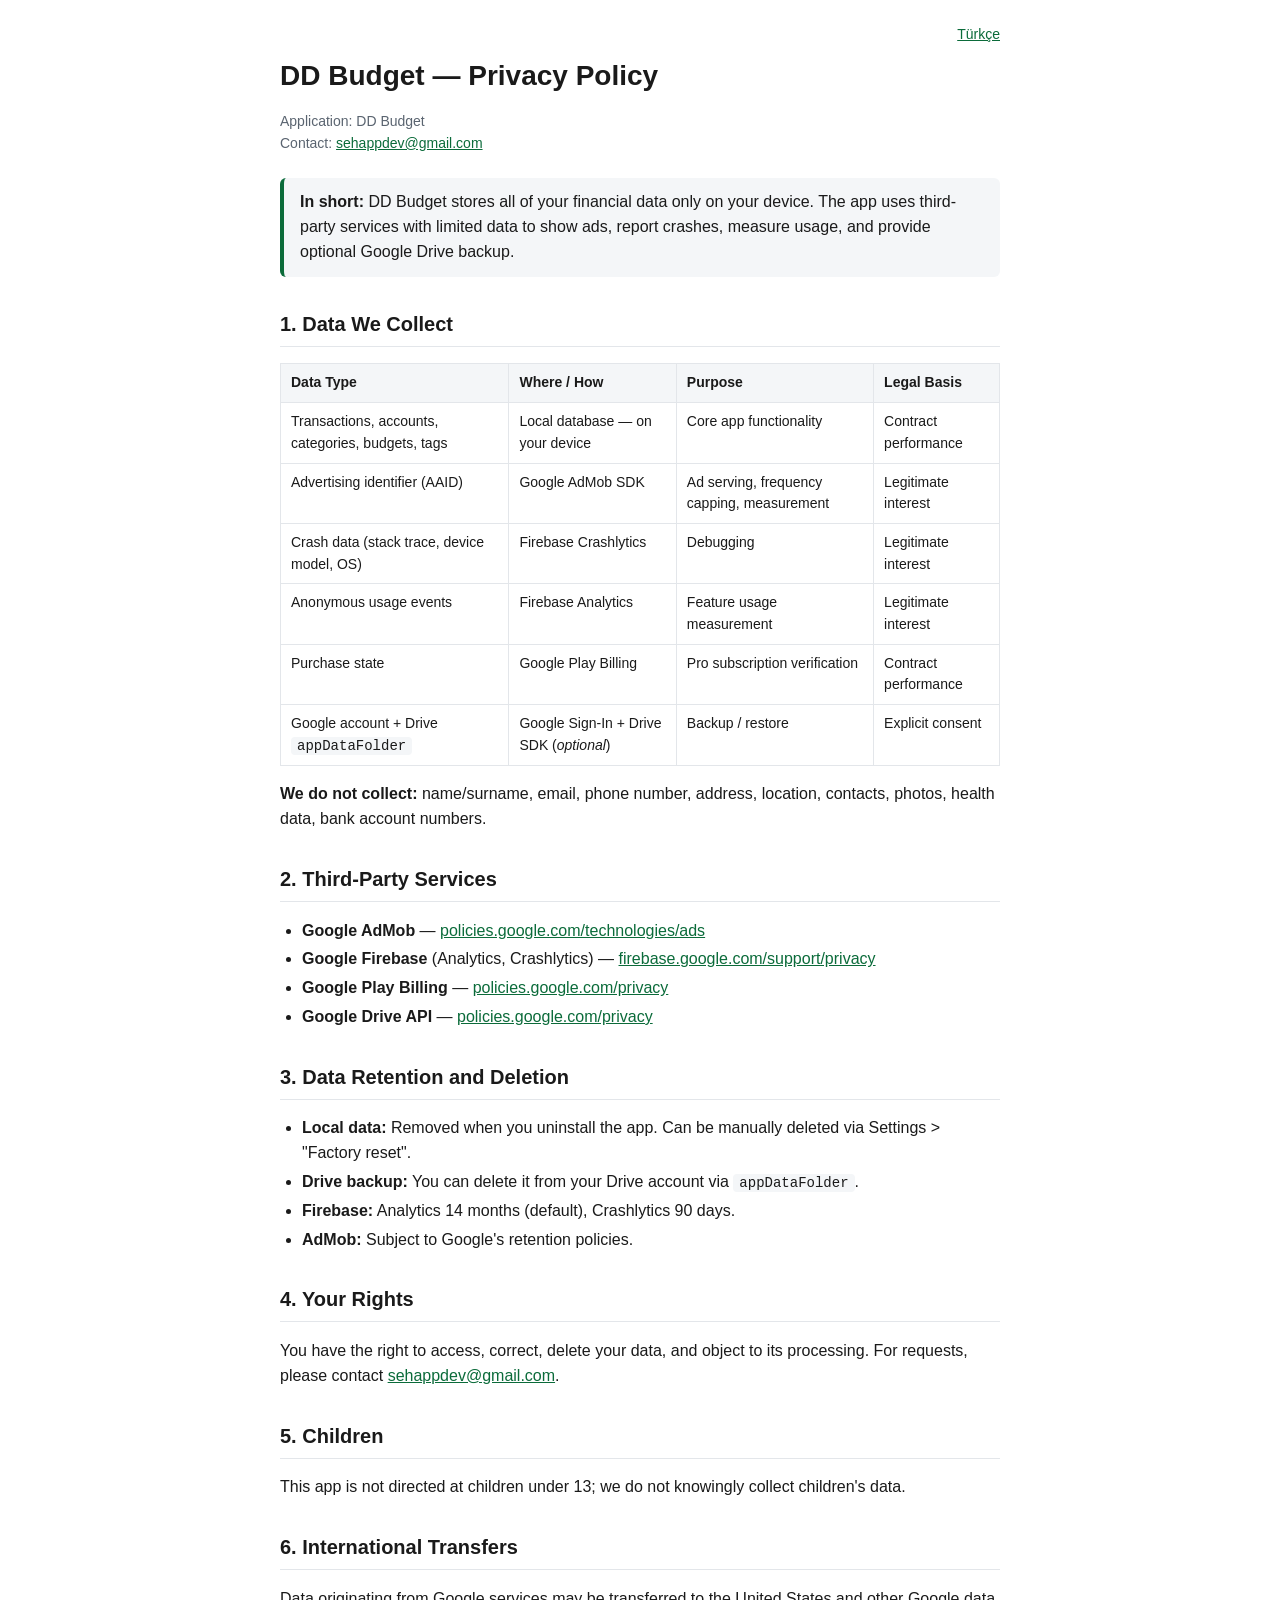
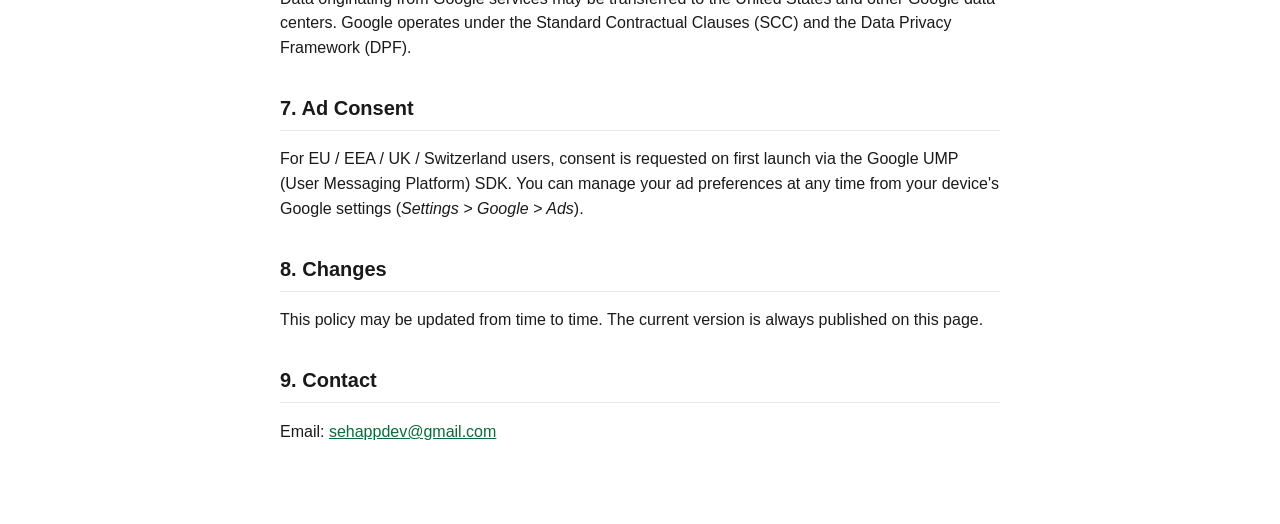
<file: privacy-en.html>
<!DOCTYPE html>
<html lang="en">
<head>
<meta charset="UTF-8">
<meta name="viewport" content="width=device-width, initial-scale=1.0">
<title>DD Budget — Privacy Policy</title>
<style>
  :root {
    --bg: #ffffff;
    --fg: #1a1a1a;
    --muted: #5a6470;
    --accent: #0b6b3a;
    --border: #e3e6ea;
    --code: #f4f6f8;
  }
  @media (prefers-color-scheme: dark) {
    :root { --bg:#121417; --fg:#e9eaed; --muted:#9aa3ad; --accent:#5fd49b; --border:#2a2f36; --code:#1c2026; }
  }
  * { box-sizing: border-box; }
  body {
    margin: 0;
    padding: 24px 16px 64px;
    background: var(--bg);
    color: var(--fg);
    font-family: -apple-system, BlinkMacSystemFont, "Segoe UI", Roboto, "Helvetica Neue", Arial, sans-serif;
    line-height: 1.55;
    font-size: 16px;
  }
  main { max-width: 720px; margin: 0 auto; }
  h1 { font-size: 28px; margin: 0 0 8px; }
  h2 { font-size: 20px; margin-top: 32px; border-bottom: 1px solid var(--border); padding-bottom: 6px; }
  h3 { font-size: 17px; margin-top: 24px; }
  .meta { color: var(--muted); font-size: 14px; margin-bottom: 24px; }
  .summary { background: var(--code); border-left: 4px solid var(--accent); padding: 12px 16px; border-radius: 6px; margin: 16px 0 24px; }
  table { width: 100%; border-collapse: collapse; margin: 12px 0; font-size: 14px; }
  th, td { border: 1px solid var(--border); padding: 8px 10px; text-align: left; vertical-align: top; }
  th { background: var(--code); }
  a { color: var(--accent); }
  code { background: var(--code); padding: 1px 6px; border-radius: 4px; font-size: 14px; }
  ul { padding-left: 22px; }
  li { margin: 4px 0; }
  .lang-switch { text-align: right; font-size: 14px; margin-bottom: 8px; }
</style>
</head>
<body>
<main>
  <div class="lang-switch"><a href="privacy-tr.html">Türkçe</a></div>
  <h1>DD Budget — Privacy Policy</h1>
  <p class="meta">
    Application: DD Budget<br>
    Contact: <a href="mailto:sehappdev@gmail.com">sehappdev@gmail.com</a><br>
  </p>

  <div class="summary">
    <strong>In short:</strong> DD Budget stores all of your financial data only on your device.
    The app uses third-party services with limited data to show ads, report crashes,
    measure usage, and provide optional Google Drive backup.
  </div>

  <h2>1. Data We Collect</h2>
  <table>
    <thead>
      <tr><th>Data Type</th><th>Where / How</th><th>Purpose</th><th>Legal Basis</th></tr>
    </thead>
    <tbody>
      <tr>
        <td>Transactions, accounts, categories, budgets, tags</td>
        <td>Local database — on your device</td>
        <td>Core app functionality</td>
        <td>Contract performance</td>
      </tr>
      <tr>
        <td>Advertising identifier (AAID)</td>
        <td>Google AdMob SDK</td>
        <td>Ad serving, frequency capping, measurement</td>
        <td>Legitimate interest</td>
      </tr>
      <tr>
        <td>Crash data (stack trace, device model, OS)</td>
        <td>Firebase Crashlytics</td>
        <td>Debugging</td>
        <td>Legitimate interest</td>
      </tr>
      <tr>
        <td>Anonymous usage events</td>
        <td>Firebase Analytics</td>
        <td>Feature usage measurement</td>
        <td>Legitimate interest</td>
      </tr>
      <tr>
        <td>Purchase state</td>
        <td>Google Play Billing</td>
        <td>Pro subscription verification</td>
        <td>Contract performance</td>
      </tr>
      <tr>
        <td>Google account + Drive <code>appDataFolder</code></td>
        <td>Google Sign-In + Drive SDK (<em>optional</em>)</td>
        <td>Backup / restore</td>
        <td>Explicit consent</td>
      </tr>
    </tbody>
  </table>

  <p><strong>We do not collect:</strong> name/surname, email, phone number, address, location, contacts, photos, health data, bank account numbers.</p>

  <h2>2. Third-Party Services</h2>
  <ul>
    <li><strong>Google AdMob</strong> — <a href="https://policies.google.com/technologies/ads" target="_blank" rel="noopener">policies.google.com/technologies/ads</a></li>
    <li><strong>Google Firebase</strong> (Analytics, Crashlytics) — <a href="https://firebase.google.com/support/privacy" target="_blank" rel="noopener">firebase.google.com/support/privacy</a></li>
    <li><strong>Google Play Billing</strong> — <a href="https://policies.google.com/privacy" target="_blank" rel="noopener">policies.google.com/privacy</a></li>
    <li><strong>Google Drive API</strong> — <a href="https://policies.google.com/privacy" target="_blank" rel="noopener">policies.google.com/privacy</a></li>
  </ul>

  <h2>3. Data Retention and Deletion</h2>
  <ul>
    <li><strong>Local data:</strong> Removed when you uninstall the app. Can be manually deleted via Settings &gt; "Factory reset".</li>
    <li><strong>Drive backup:</strong> You can delete it from your Drive account via <code>appDataFolder</code>.</li>
    <li><strong>Firebase:</strong> Analytics 14 months (default), Crashlytics 90 days.</li>
    <li><strong>AdMob:</strong> Subject to Google's retention policies.</li>
  </ul>

  <h2>4. Your Rights</h2>
  <p>You have the right to access, correct, delete your data, and object to its processing.
  For requests, please contact <a href="mailto:sehappdev@gmail.com">sehappdev@gmail.com</a>.</p>

  <h2>5. Children</h2>
  <p>This app is not directed at children under 13; we do not knowingly collect children's data.</p>

  <h2>6. International Transfers</h2>
  <p>Data originating from Google services may be transferred to the United States and other Google data centers.
  Google operates under the Standard Contractual Clauses (SCC) and the Data Privacy Framework (DPF).</p>

  <h2>7. Ad Consent</h2>
  <p>For EU / EEA / UK / Switzerland users, consent is requested on first launch via the Google UMP (User Messaging Platform) SDK.
  You can manage your ad preferences at any time from your device's Google settings (<em>Settings &gt; Google &gt; Ads</em>).</p>

  <h2>8. Changes</h2>
  <p>This policy may be updated from time to time. The current version is always published on this page.</p>

  <h2>9. Contact</h2>
  <p>Email: <a href="mailto:sehappdev@gmail.com">sehappdev@gmail.com</a></p>
</main>
</body>
</html>
</file>
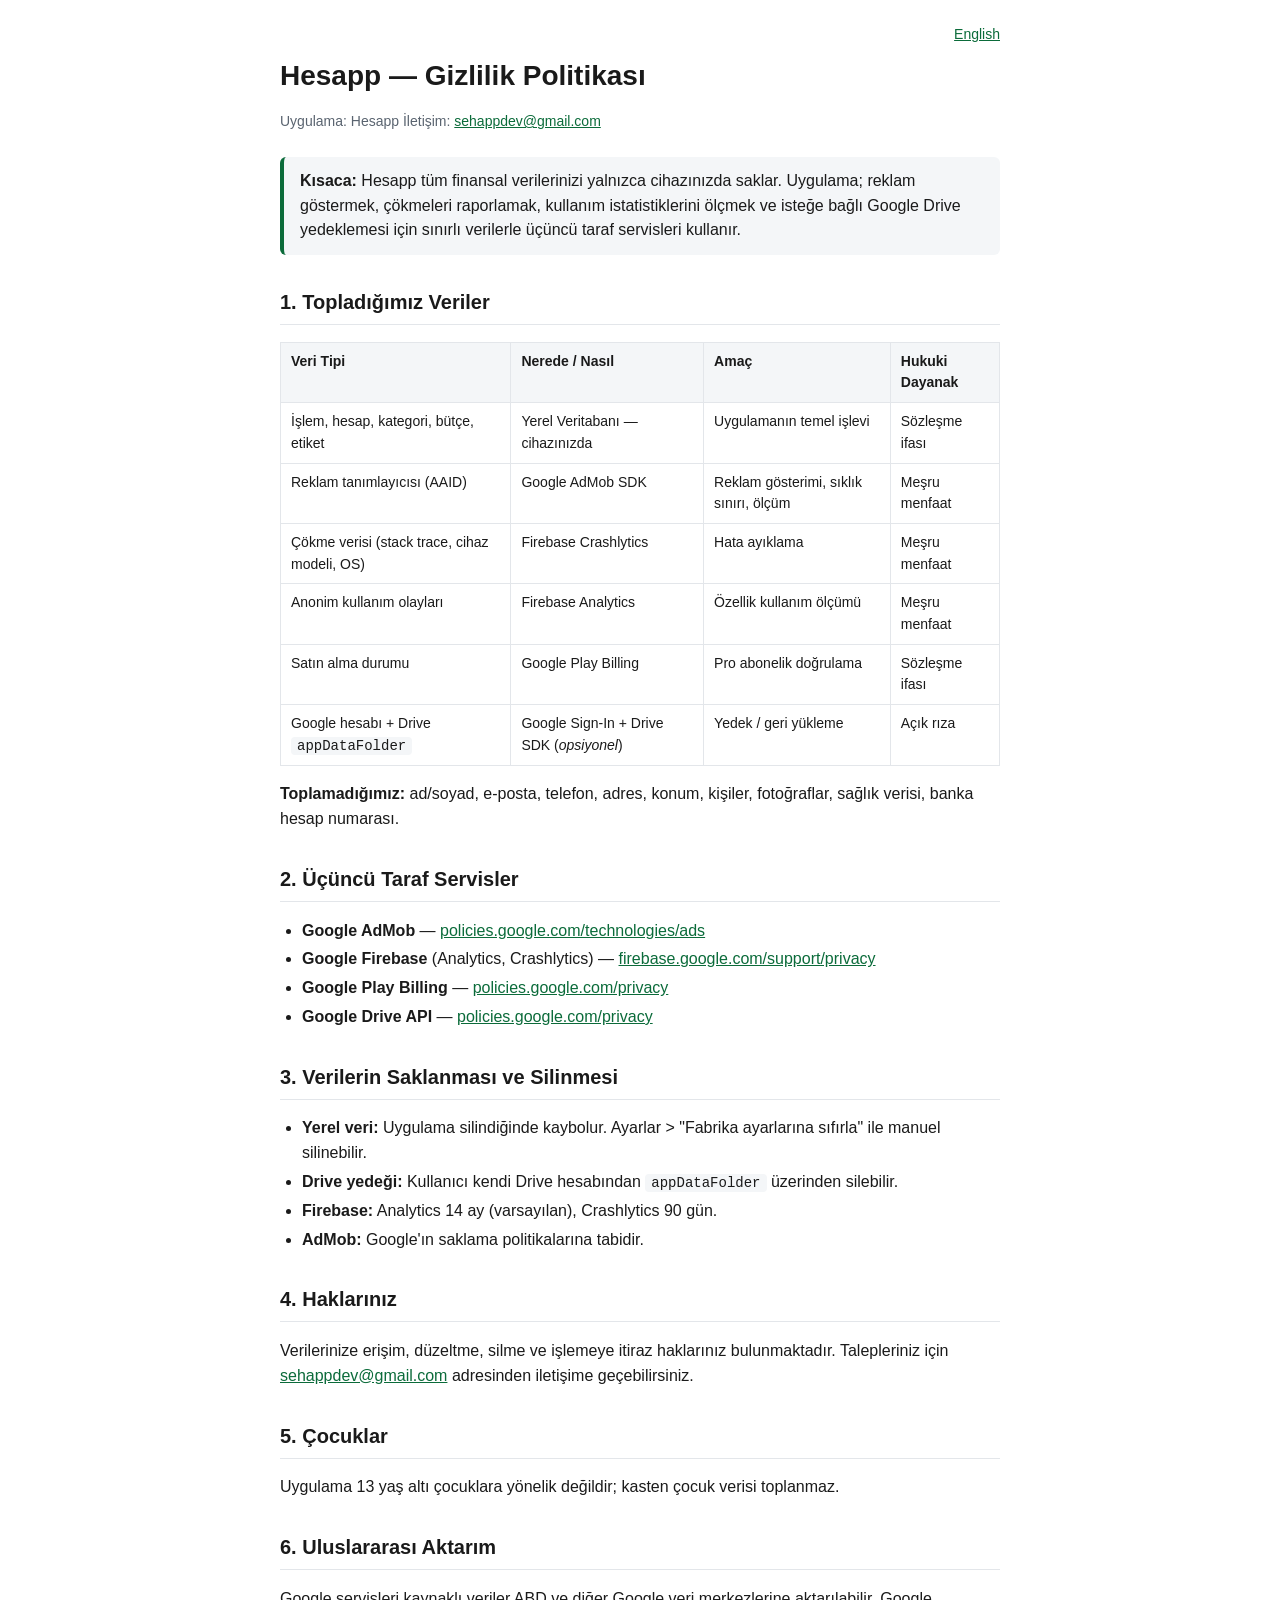
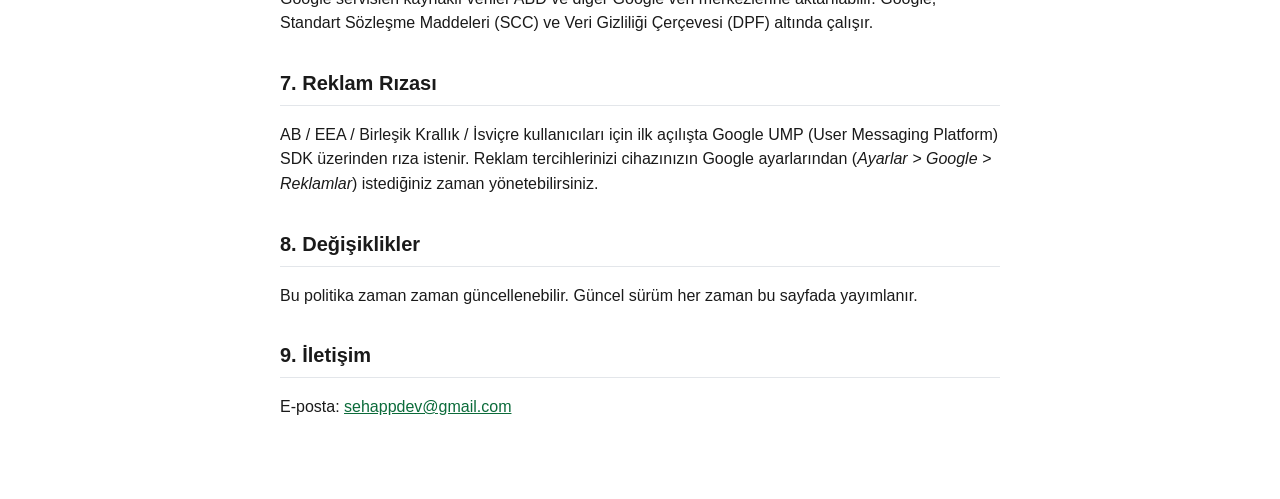
<file: privacy-tr.html>
<!DOCTYPE html>
<html lang="tr">
<head>
<meta charset="UTF-8">
<meta name="viewport" content="width=device-width, initial-scale=1.0">
<title>Hesapp — Gizlilik Politikası</title>
<style>
  :root {
    --bg: #ffffff;
    --fg: #1a1a1a;
    --muted: #5a6470;
    --accent: #0b6b3a;
    --border: #e3e6ea;
    --code: #f4f6f8;
  }
  @media (prefers-color-scheme: dark) {
    :root { --bg:#121417; --fg:#e9eaed; --muted:#9aa3ad; --accent:#5fd49b; --border:#2a2f36; --code:#1c2026; }
  }
  * { box-sizing: border-box; }
  body {
    margin: 0;
    padding: 24px 16px 64px;
    background: var(--bg);
    color: var(--fg);
    font-family: -apple-system, BlinkMacSystemFont, "Segoe UI", Roboto, "Helvetica Neue", Arial, sans-serif;
    line-height: 1.55;
    font-size: 16px;
  }
  main { max-width: 720px; margin: 0 auto; }
  h1 { font-size: 28px; margin: 0 0 8px; }
  h2 { font-size: 20px; margin-top: 32px; border-bottom: 1px solid var(--border); padding-bottom: 6px; }
  h3 { font-size: 17px; margin-top: 24px; }
  .meta { color: var(--muted); font-size: 14px; margin-bottom: 24px; }
  .summary { background: var(--code); border-left: 4px solid var(--accent); padding: 12px 16px; border-radius: 6px; margin: 16px 0 24px; }
  table { width: 100%; border-collapse: collapse; margin: 12px 0; font-size: 14px; }
  th, td { border: 1px solid var(--border); padding: 8px 10px; text-align: left; vertical-align: top; }
  th { background: var(--code); }
  a { color: var(--accent); }
  code { background: var(--code); padding: 1px 6px; border-radius: 4px; font-size: 14px; }
  ul { padding-left: 22px; }
  li { margin: 4px 0; }
  .lang-switch { text-align: right; font-size: 14px; margin-bottom: 8px; }
</style>
</head>
<body>
<main>
  <div class="lang-switch"><a href="privacy-en.html">English</a></div>
  <h1>Hesapp — Gizlilik Politikası</h1>
  <p class="meta">
    Uygulama: Hesapp
    İletişim: <a href="mailto:sehappdev@gmail.com">sehappdev@gmail.com</a><br>
  </p>

  <div class="summary">
    <strong>Kısaca:</strong> Hesapp tüm finansal verilerinizi yalnızca cihazınızda saklar.
    Uygulama; reklam göstermek, çökmeleri raporlamak, kullanım istatistiklerini ölçmek
    ve isteğe bağlı Google Drive yedeklemesi için sınırlı verilerle üçüncü taraf servisleri kullanır.
  </div>

  <h2>1. Topladığımız Veriler</h2>
  <table>
    <thead>
      <tr><th>Veri Tipi</th><th>Nerede / Nasıl</th><th>Amaç</th><th>Hukuki Dayanak</th></tr>
    </thead>
    <tbody>
      <tr>
        <td>İşlem, hesap, kategori, bütçe, etiket</td>
        <td>Yerel Veritabanı — cihazınızda</td>
        <td>Uygulamanın temel işlevi</td>
        <td>Sözleşme ifası</td>
      </tr>
      <tr>
        <td>Reklam tanımlayıcısı (AAID)</td>
        <td>Google AdMob SDK</td>
        <td>Reklam gösterimi, sıklık sınırı, ölçüm</td>
        <td>Meşru menfaat</td>
      </tr>
      <tr>
        <td>Çökme verisi (stack trace, cihaz modeli, OS)</td>
        <td>Firebase Crashlytics</td>
        <td>Hata ayıklama</td>
        <td>Meşru menfaat</td>
      </tr>
      <tr>
        <td>Anonim kullanım olayları</td>
        <td>Firebase Analytics</td>
        <td>Özellik kullanım ölçümü</td>
        <td>Meşru menfaat</td>
      </tr>
      <tr>
        <td>Satın alma durumu</td>
        <td>Google Play Billing</td>
        <td>Pro abonelik doğrulama</td>
        <td>Sözleşme ifası</td>
      </tr>
      <tr>
        <td>Google hesabı + Drive <code>appDataFolder</code></td>
        <td>Google Sign-In + Drive SDK (<em>opsiyonel</em>)</td>
        <td>Yedek / geri yükleme</td>
        <td>Açık rıza</td>
      </tr>
    </tbody>
  </table>

  <p><strong>Toplamadığımız:</strong> ad/soyad, e-posta, telefon, adres, konum, kişiler, fotoğraflar, sağlık verisi, banka hesap numarası.</p>

  <h2>2. Üçüncü Taraf Servisler</h2>
  <ul>
    <li><strong>Google AdMob</strong> — <a href="https://policies.google.com/technologies/ads" target="_blank" rel="noopener">policies.google.com/technologies/ads</a></li>
    <li><strong>Google Firebase</strong> (Analytics, Crashlytics) — <a href="https://firebase.google.com/support/privacy" target="_blank" rel="noopener">firebase.google.com/support/privacy</a></li>
    <li><strong>Google Play Billing</strong> — <a href="https://policies.google.com/privacy" target="_blank" rel="noopener">policies.google.com/privacy</a></li>
    <li><strong>Google Drive API</strong> — <a href="https://policies.google.com/privacy" target="_blank" rel="noopener">policies.google.com/privacy</a></li>
  </ul>

  <h2>3. Verilerin Saklanması ve Silinmesi</h2>
  <ul>
    <li><strong>Yerel veri:</strong> Uygulama silindiğinde kaybolur. Ayarlar &gt; "Fabrika ayarlarına sıfırla" ile manuel silinebilir.</li>
    <li><strong>Drive yedeği:</strong> Kullanıcı kendi Drive hesabından <code>appDataFolder</code> üzerinden silebilir.</li>
    <li><strong>Firebase:</strong> Analytics 14 ay (varsayılan), Crashlytics 90 gün.</li>
    <li><strong>AdMob:</strong> Google'ın saklama politikalarına tabidir.</li>
  </ul>

  <h2>4. Haklarınız</h2>
  <p>Verilerinize erişim, düzeltme, silme ve işlemeye itiraz haklarınız bulunmaktadır.
  Talepleriniz için <a href="mailto:sehappdev@gmail.com">sehappdev@gmail.com</a> adresinden iletişime geçebilirsiniz.</p>

  <h2>5. Çocuklar</h2>
  <p>Uygulama 13 yaş altı çocuklara yönelik değildir; kasten çocuk verisi toplanmaz.</p>

  <h2>6. Uluslararası Aktarım</h2>
  <p>Google servisleri kaynaklı veriler ABD ve diğer Google veri merkezlerine aktarılabilir.
  Google, Standart Sözleşme Maddeleri (SCC) ve Veri Gizliliği Çerçevesi (DPF) altında çalışır.</p>

  <h2>7. Reklam Rızası</h2>
  <p>AB / EEA / Birleşik Krallık / İsviçre kullanıcıları için ilk açılışta Google UMP (User Messaging Platform) SDK üzerinden rıza istenir.
  Reklam tercihlerinizi cihazınızın Google ayarlarından (<em>Ayarlar &gt; Google &gt; Reklamlar</em>) istediğiniz zaman yönetebilirsiniz.</p>

  <h2>8. Değişiklikler</h2>
  <p>Bu politika zaman zaman güncellenebilir. Güncel sürüm her zaman bu sayfada yayımlanır.</p>

  <h2>9. İletişim</h2>
  <p>E-posta: <a href="mailto:sehappdev@gmail.com">sehappdev@gmail.com</a></p>
</main>
</body>
</html>
</file>
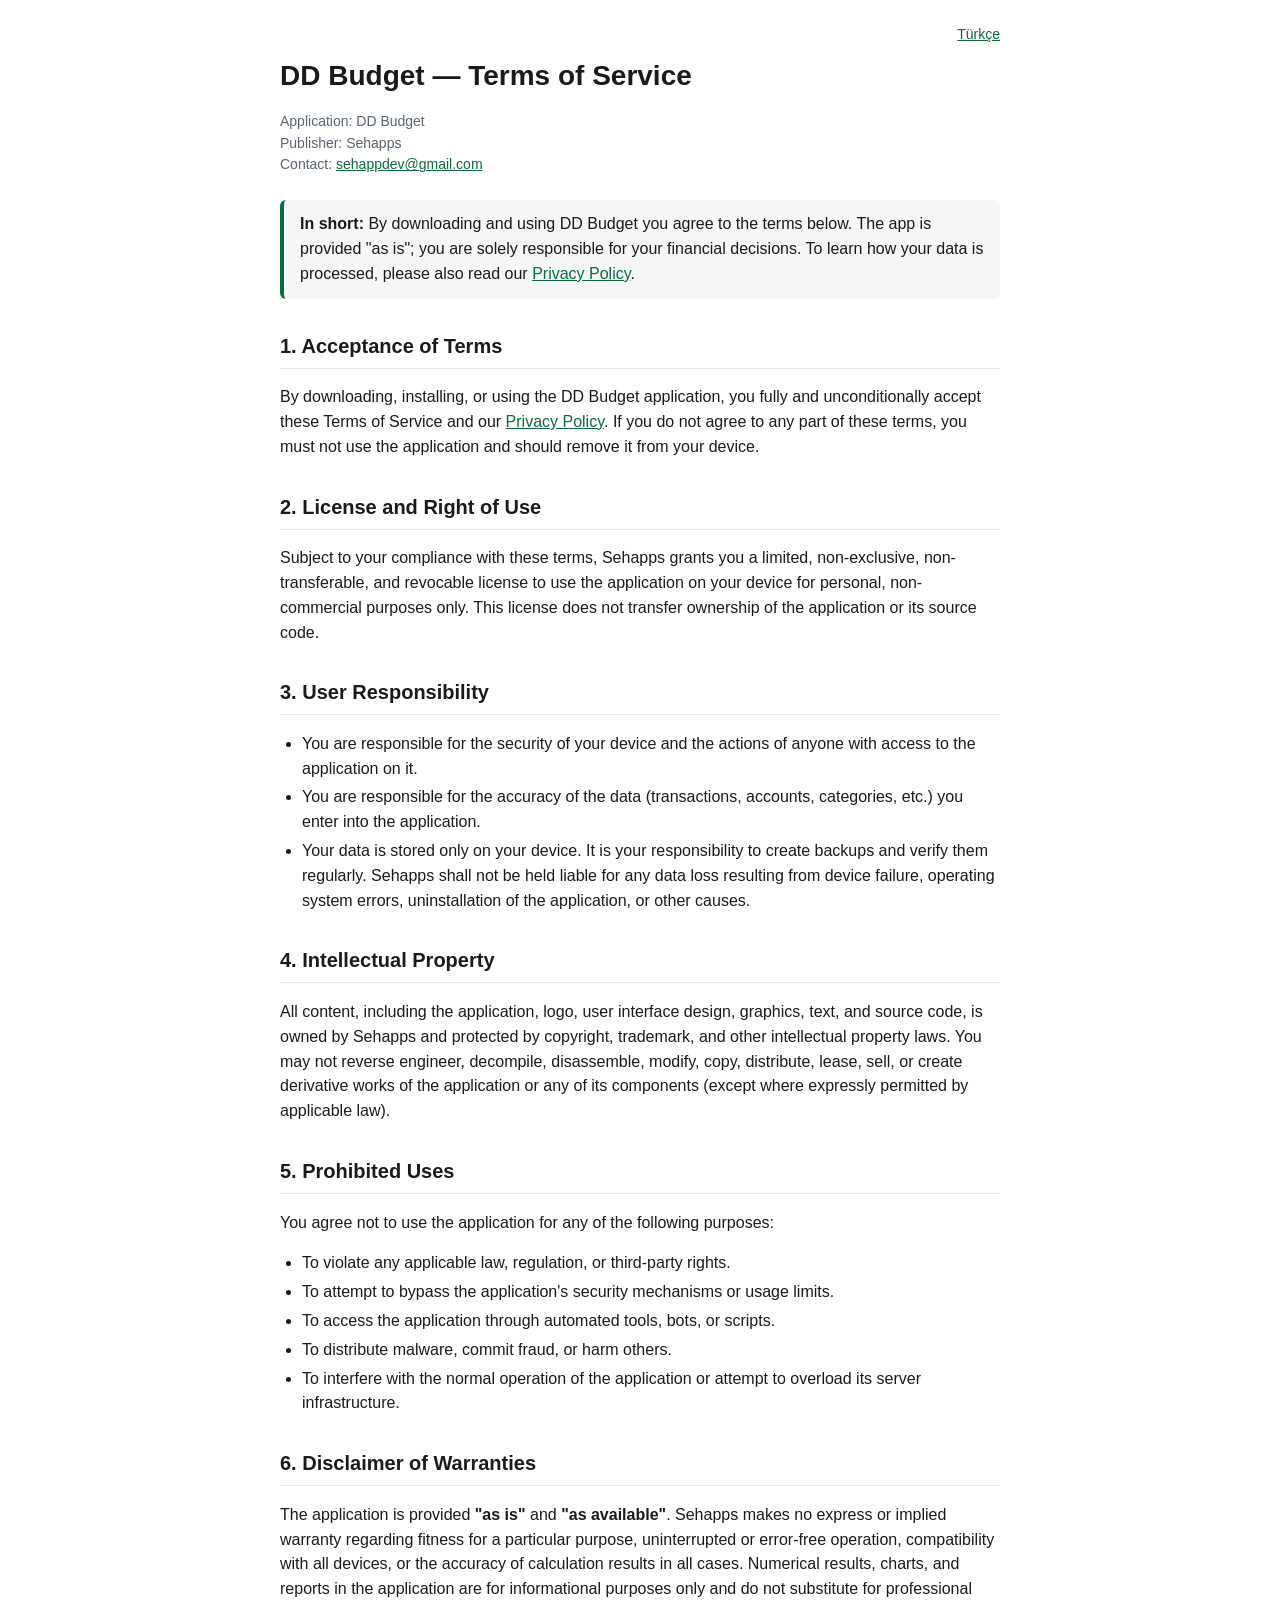
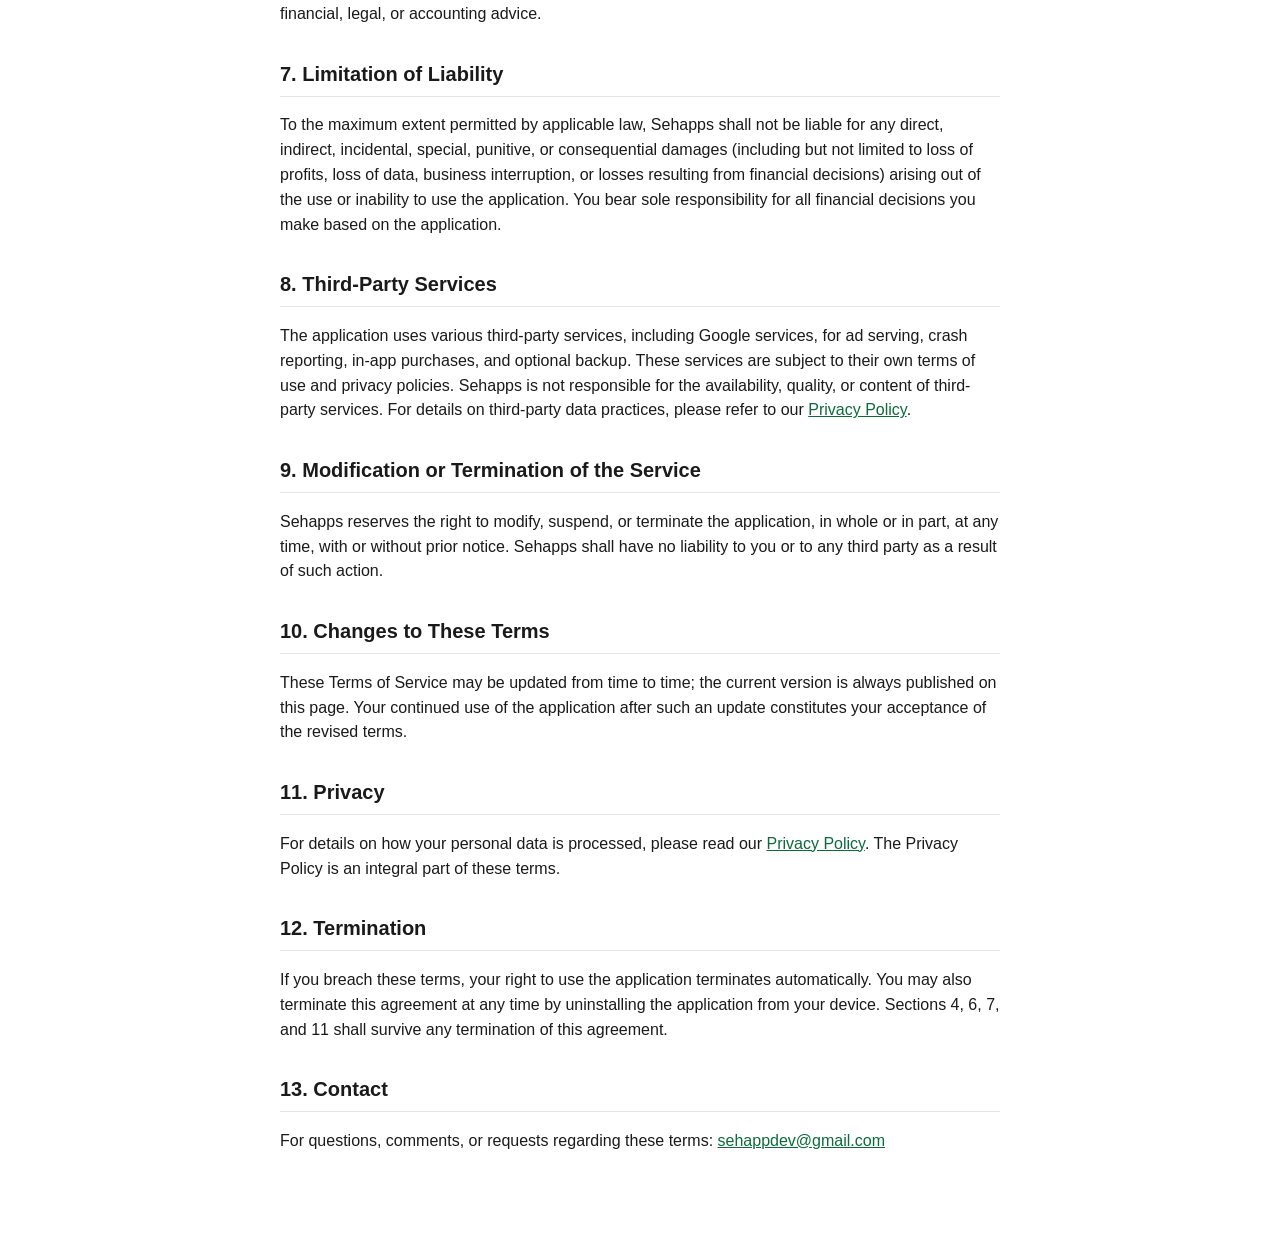
<file: terms-en.html>
<!DOCTYPE html>
<html lang="en">
<head>
<meta charset="UTF-8">
<meta name="viewport" content="width=device-width, initial-scale=1.0">
<title>DD Budget — Terms of Service</title>
<style>
  :root {
    --bg: #ffffff;
    --fg: #1a1a1a;
    --muted: #5a6470;
    --accent: #0b6b3a;
    --border: #e3e6ea;
    --code: #f4f6f8;
  }
  @media (prefers-color-scheme: dark) {
    :root { --bg:#121417; --fg:#e9eaed; --muted:#9aa3ad; --accent:#5fd49b; --border:#2a2f36; --code:#1c2026; }
  }
  * { box-sizing: border-box; }
  body {
    margin: 0;
    padding: 24px 16px 64px;
    background: var(--bg);
    color: var(--fg);
    font-family: -apple-system, BlinkMacSystemFont, "Segoe UI", Roboto, "Helvetica Neue", Arial, sans-serif;
    line-height: 1.55;
    font-size: 16px;
  }
  main { max-width: 720px; margin: 0 auto; }
  h1 { font-size: 28px; margin: 0 0 8px; }
  h2 { font-size: 20px; margin-top: 32px; border-bottom: 1px solid var(--border); padding-bottom: 6px; }
  h3 { font-size: 17px; margin-top: 24px; }
  .meta { color: var(--muted); font-size: 14px; margin-bottom: 24px; }
  .summary { background: var(--code); border-left: 4px solid var(--accent); padding: 12px 16px; border-radius: 6px; margin: 16px 0 24px; }
  a { color: var(--accent); }
  code { background: var(--code); padding: 1px 6px; border-radius: 4px; font-size: 14px; }
  ul { padding-left: 22px; }
  li { margin: 4px 0; }
  .lang-switch { text-align: right; font-size: 14px; margin-bottom: 8px; }
</style>
</head>
<body>
<main>
  <div class="lang-switch"><a href="terms-tr.html">Türkçe</a></div>
  <h1>DD Budget — Terms of Service</h1>
  <p class="meta">
    Application: DD Budget<br>
    Publisher: Sehapps<br>
    Contact: <a href="mailto:sehappdev@gmail.com">sehappdev@gmail.com</a><br>
  </p>

  <div class="summary">
    <strong>In short:</strong> By downloading and using DD Budget you agree to the terms below.
    The app is provided "as is"; you are solely responsible for your financial decisions.
    To learn how your data is processed, please also read our
    <a href="privacy-en.html">Privacy Policy</a>.
  </div>

  <h2>1. Acceptance of Terms</h2>
  <p>By downloading, installing, or using the DD Budget application, you fully and unconditionally accept
  these Terms of Service and our <a href="privacy-en.html">Privacy Policy</a>. If you do not agree to
  any part of these terms, you must not use the application and should remove it from your device.</p>

  <h2>2. License and Right of Use</h2>
  <p>Subject to your compliance with these terms, Sehapps grants you a limited, non-exclusive,
  non-transferable, and revocable license to use the application on your device for personal,
  non-commercial purposes only. This license does not transfer ownership of the application or its source code.</p>

  <h2>3. User Responsibility</h2>
  <ul>
    <li>You are responsible for the security of your device and the actions of anyone with access to the application on it.</li>
    <li>You are responsible for the accuracy of the data (transactions, accounts, categories, etc.) you enter into the application.</li>
    <li>Your data is stored only on your device. It is your responsibility to create backups and verify
    them regularly. Sehapps shall not be held liable for any data loss resulting from device failure,
    operating system errors, uninstallation of the application, or other causes.</li>
  </ul>

  <h2>4. Intellectual Property</h2>
  <p>All content, including the application, logo, user interface design, graphics, text, and source code,
  is owned by Sehapps and protected by copyright, trademark, and other intellectual property laws.
  You may not reverse engineer, decompile, disassemble, modify, copy, distribute, lease, sell, or create
  derivative works of the application or any of its components (except where expressly permitted by applicable law).</p>

  <h2>5. Prohibited Uses</h2>
  <p>You agree not to use the application for any of the following purposes:</p>
  <ul>
    <li>To violate any applicable law, regulation, or third-party rights.</li>
    <li>To attempt to bypass the application's security mechanisms or usage limits.</li>
    <li>To access the application through automated tools, bots, or scripts.</li>
    <li>To distribute malware, commit fraud, or harm others.</li>
    <li>To interfere with the normal operation of the application or attempt to overload its server infrastructure.</li>
  </ul>

  <h2>6. Disclaimer of Warranties</h2>
  <p>The application is provided <strong>"as is"</strong> and <strong>"as available"</strong>.
  Sehapps makes no express or implied warranty regarding fitness for a particular purpose,
  uninterrupted or error-free operation, compatibility with all devices, or the accuracy of
  calculation results in all cases. Numerical results, charts, and reports in the application
  are for informational purposes only and do not substitute for professional financial, legal, or accounting advice.</p>

  <h2>7. Limitation of Liability</h2>
  <p>To the maximum extent permitted by applicable law, Sehapps shall not be liable for any direct,
  indirect, incidental, special, punitive, or consequential damages (including but not limited to
  loss of profits, loss of data, business interruption, or losses resulting from financial decisions)
  arising out of the use or inability to use the application. You bear sole responsibility for all
  financial decisions you make based on the application.</p>

  <h2>8. Third-Party Services</h2>
  <p>The application uses various third-party services, including Google services, for ad serving,
  crash reporting, in-app purchases, and optional backup. These services are subject to their own
  terms of use and privacy policies. Sehapps is not responsible for the availability, quality, or
  content of third-party services. For details on third-party data practices, please refer to our
  <a href="privacy-en.html">Privacy Policy</a>.</p>

  <h2>9. Modification or Termination of the Service</h2>
  <p>Sehapps reserves the right to modify, suspend, or terminate the application, in whole or in part,
  at any time, with or without prior notice. Sehapps shall have no liability to you or to any third party
  as a result of such action.</p>

  <h2>10. Changes to These Terms</h2>
  <p>These Terms of Service may be updated from time to time; the current version is always
  published on this page. Your continued use of the application after such an update constitutes
  your acceptance of the revised terms.</p>

  <h2>11. Privacy</h2>
  <p>For details on how your personal data is processed, please read our
  <a href="privacy-en.html">Privacy Policy</a>. The Privacy Policy is an integral part of these terms.</p>

  <h2>12. Termination</h2>
  <p>If you breach these terms, your right to use the application terminates automatically. You may also
  terminate this agreement at any time by uninstalling the application from your device. Sections 4, 6, 7,
  and 11 shall survive any termination of this agreement.</p>

  <h2>13. Contact</h2>
  <p>For questions, comments, or requests regarding these terms:
  <a href="mailto:sehappdev@gmail.com">sehappdev@gmail.com</a></p>
</main>
</body>
</html>
</file>
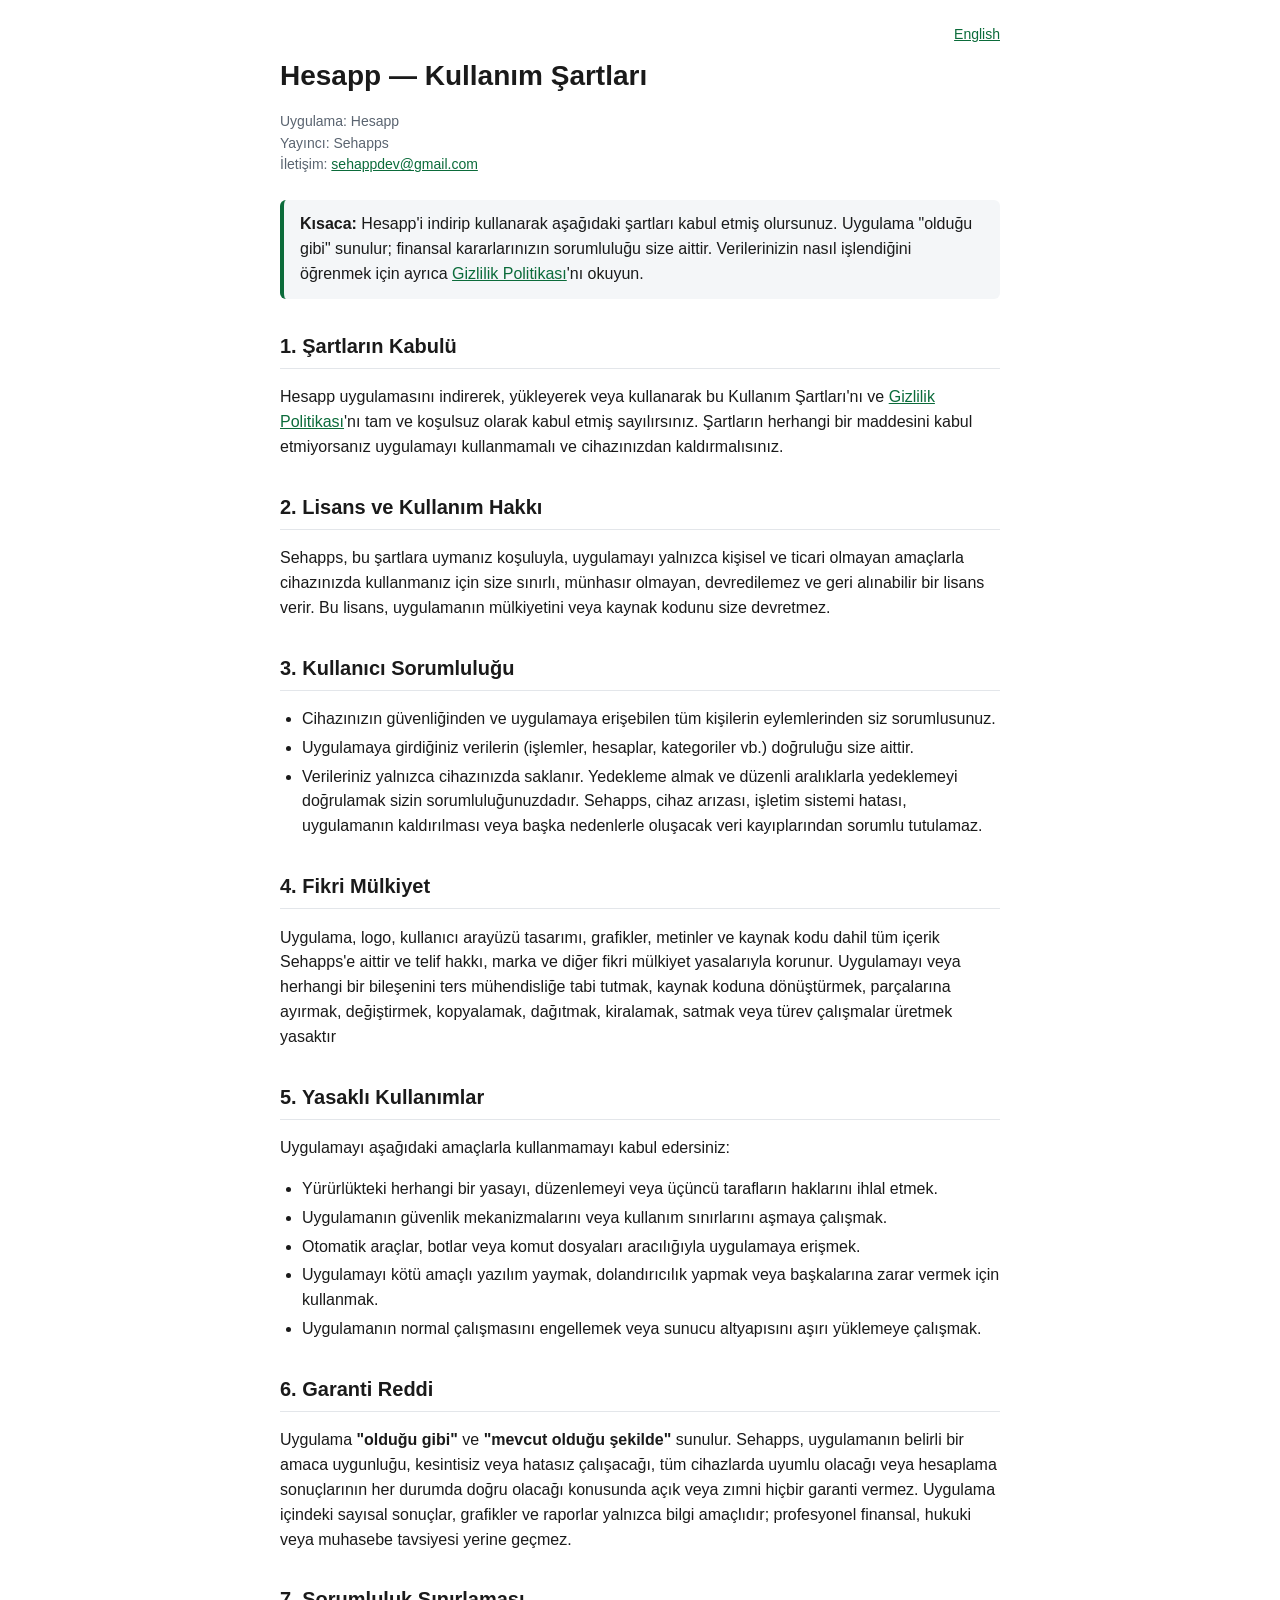
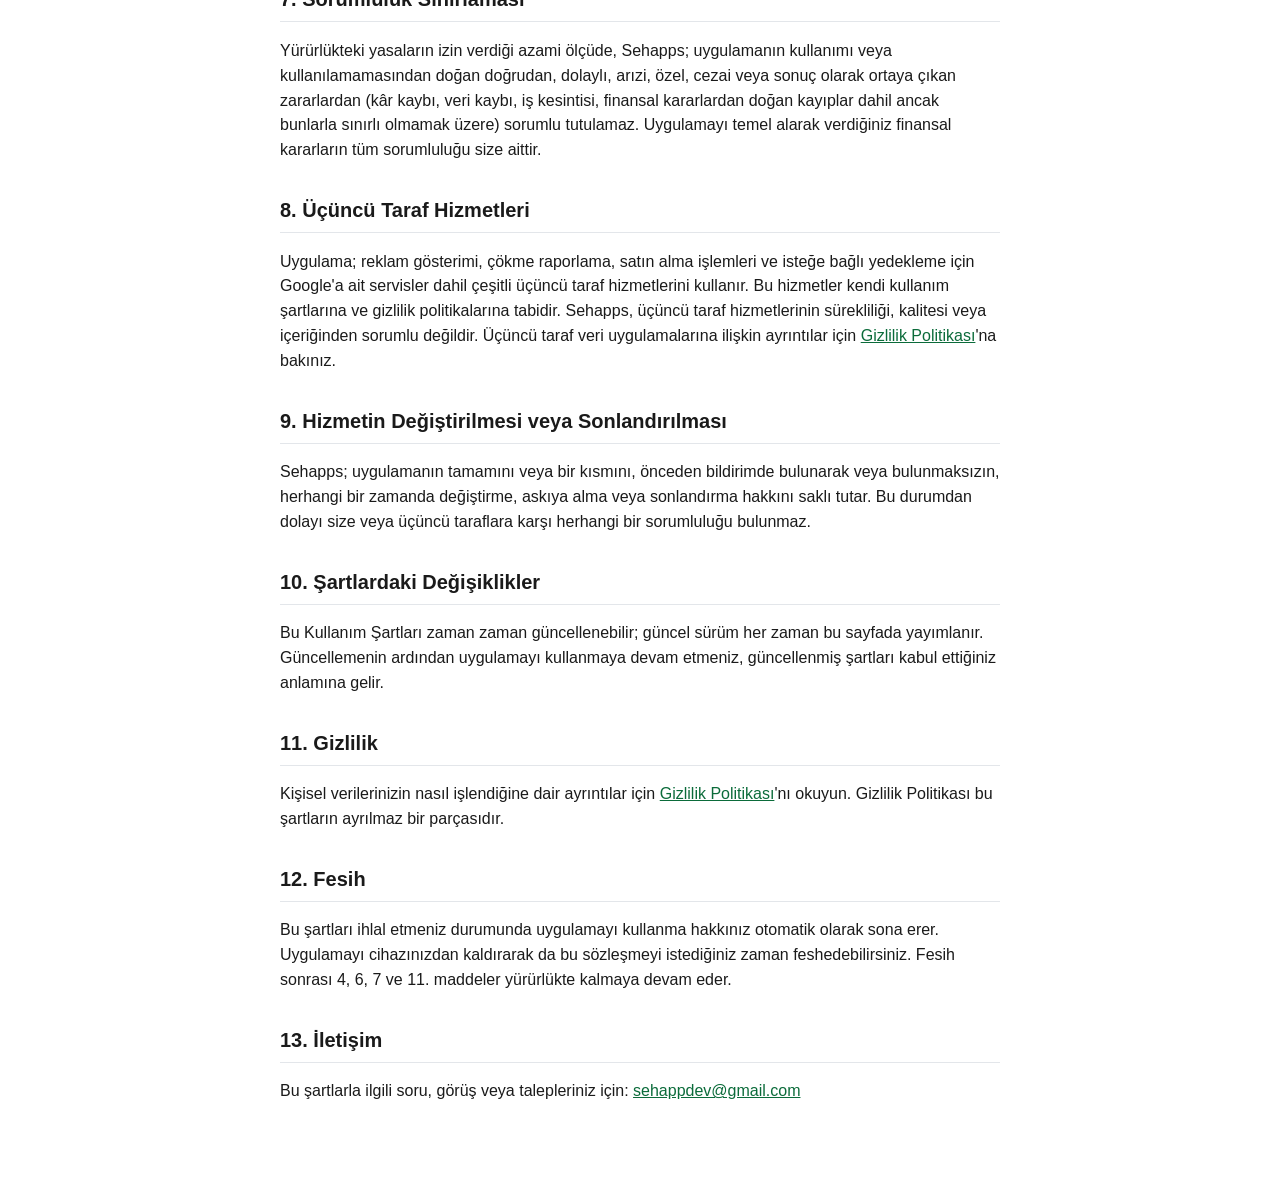
<file: terms-tr.html>
<!DOCTYPE html>
<html lang="tr">
<head>
<meta charset="UTF-8">
<meta name="viewport" content="width=device-width, initial-scale=1.0">
<title>Hesapp — Kullanım Şartları</title>
<style>
  :root {
    --bg: #ffffff;
    --fg: #1a1a1a;
    --muted: #5a6470;
    --accent: #0b6b3a;
    --border: #e3e6ea;
    --code: #f4f6f8;
  }
  @media (prefers-color-scheme: dark) {
    :root { --bg:#121417; --fg:#e9eaed; --muted:#9aa3ad; --accent:#5fd49b; --border:#2a2f36; --code:#1c2026; }
  }
  * { box-sizing: border-box; }
  body {
    margin: 0;
    padding: 24px 16px 64px;
    background: var(--bg);
    color: var(--fg);
    font-family: -apple-system, BlinkMacSystemFont, "Segoe UI", Roboto, "Helvetica Neue", Arial, sans-serif;
    line-height: 1.55;
    font-size: 16px;
  }
  main { max-width: 720px; margin: 0 auto; }
  h1 { font-size: 28px; margin: 0 0 8px; }
  h2 { font-size: 20px; margin-top: 32px; border-bottom: 1px solid var(--border); padding-bottom: 6px; }
  h3 { font-size: 17px; margin-top: 24px; }
  .meta { color: var(--muted); font-size: 14px; margin-bottom: 24px; }
  .summary { background: var(--code); border-left: 4px solid var(--accent); padding: 12px 16px; border-radius: 6px; margin: 16px 0 24px; }
  a { color: var(--accent); }
  code { background: var(--code); padding: 1px 6px; border-radius: 4px; font-size: 14px; }
  ul { padding-left: 22px; }
  li { margin: 4px 0; }
  .lang-switch { text-align: right; font-size: 14px; margin-bottom: 8px; }
</style>
</head>
<body>
<main>
  <div class="lang-switch"><a href="terms-en.html">English</a></div>
  <h1>Hesapp — Kullanım Şartları</h1>
  <p class="meta">
    Uygulama: Hesapp<br>
    Yayıncı: Sehapps<br>
    İletişim: <a href="mailto:sehappdev@gmail.com">sehappdev@gmail.com</a><br>
  </p>

  <div class="summary">
    <strong>Kısaca:</strong> Hesapp'i indirip kullanarak aşağıdaki şartları kabul etmiş olursunuz.
    Uygulama "olduğu gibi" sunulur; finansal kararlarınızın sorumluluğu size aittir.
    Verilerinizin nasıl işlendiğini öğrenmek için ayrıca
    <a href="privacy-tr.html">Gizlilik Politikası</a>'nı okuyun.
  </div>

  <h2>1. Şartların Kabulü</h2>
  <p>Hesapp uygulamasını indirerek, yükleyerek veya kullanarak bu Kullanım Şartları'nı
  ve <a href="privacy-tr.html">Gizlilik Politikası</a>'nı tam ve koşulsuz olarak kabul etmiş sayılırsınız.
  Şartların herhangi bir maddesini kabul etmiyorsanız uygulamayı kullanmamalı ve cihazınızdan kaldırmalısınız.</p>

  <h2>2. Lisans ve Kullanım Hakkı</h2>
  <p>Sehapps, bu şartlara uymanız koşuluyla, uygulamayı yalnızca kişisel ve ticari olmayan amaçlarla
  cihazınızda kullanmanız için size sınırlı, münhasır olmayan, devredilemez ve geri alınabilir
  bir lisans verir. Bu lisans, uygulamanın mülkiyetini veya kaynak kodunu size devretmez.</p>

  <h2>3. Kullanıcı Sorumluluğu</h2>
  <ul>
    <li>Cihazınızın güvenliğinden ve uygulamaya erişebilen tüm kişilerin eylemlerinden siz sorumlusunuz.</li>
    <li>Uygulamaya girdiğiniz verilerin (işlemler, hesaplar, kategoriler vb.) doğruluğu size aittir.</li>
    <li>Verileriniz yalnızca cihazınızda saklanır. Yedekleme almak ve düzenli aralıklarla yedeklemeyi
    doğrulamak sizin sorumluluğunuzdadır. Sehapps, cihaz arızası, işletim sistemi hatası, uygulamanın
    kaldırılması veya başka nedenlerle oluşacak veri kayıplarından sorumlu tutulamaz.</li>
  </ul>

  <h2>4. Fikri Mülkiyet</h2>
  <p>Uygulama, logo, kullanıcı arayüzü tasarımı, grafikler, metinler ve kaynak kodu dahil tüm içerik
  Sehapps'e aittir ve telif hakkı, marka ve diğer fikri mülkiyet yasalarıyla korunur.
  Uygulamayı veya herhangi bir bileşenini ters mühendisliğe tabi tutmak, kaynak koduna dönüştürmek,
  parçalarına ayırmak, değiştirmek, kopyalamak, dağıtmak, kiralamak, satmak veya türev çalışmalar üretmek yasaktır</p>

  <h2>5. Yasaklı Kullanımlar</h2>
  <p>Uygulamayı aşağıdaki amaçlarla kullanmamayı kabul edersiniz:</p>
  <ul>
    <li>Yürürlükteki herhangi bir yasayı, düzenlemeyi veya üçüncü tarafların haklarını ihlal etmek.</li>
    <li>Uygulamanın güvenlik mekanizmalarını veya kullanım sınırlarını aşmaya çalışmak.</li>
    <li>Otomatik araçlar, botlar veya komut dosyaları aracılığıyla uygulamaya erişmek.</li>
    <li>Uygulamayı kötü amaçlı yazılım yaymak, dolandırıcılık yapmak veya başkalarına zarar vermek için kullanmak.</li>
    <li>Uygulamanın normal çalışmasını engellemek veya sunucu altyapısını aşırı yüklemeye çalışmak.</li>
  </ul>

  <h2>6. Garanti Reddi</h2>
  <p>Uygulama <strong>"olduğu gibi"</strong> ve <strong>"mevcut olduğu şekilde"</strong> sunulur.
  Sehapps, uygulamanın belirli bir amaca uygunluğu, kesintisiz veya hatasız çalışacağı, tüm cihazlarda
  uyumlu olacağı veya hesaplama sonuçlarının her durumda doğru olacağı konusunda açık veya zımni
  hiçbir garanti vermez. Uygulama içindeki sayısal sonuçlar, grafikler ve raporlar yalnızca bilgi
  amaçlıdır; profesyonel finansal, hukuki veya muhasebe tavsiyesi yerine geçmez.</p>

  <h2>7. Sorumluluk Sınırlaması</h2>
  <p>Yürürlükteki yasaların izin verdiği azami ölçüde, Sehapps; uygulamanın kullanımı veya kullanılamamasından
  doğan doğrudan, dolaylı, arızi, özel, cezai veya sonuç olarak ortaya çıkan zararlardan (kâr kaybı,
  veri kaybı, iş kesintisi, finansal kararlardan doğan kayıplar dahil ancak bunlarla sınırlı olmamak üzere)
  sorumlu tutulamaz. Uygulamayı temel alarak verdiğiniz finansal kararların tüm sorumluluğu size aittir.</p>

  <h2>8. Üçüncü Taraf Hizmetleri</h2>
  <p>Uygulama; reklam gösterimi, çökme raporlama, satın alma işlemleri ve isteğe bağlı yedekleme için
  Google'a ait servisler dahil çeşitli üçüncü taraf hizmetlerini kullanır. Bu hizmetler kendi kullanım
  şartlarına ve gizlilik politikalarına tabidir. Sehapps, üçüncü taraf hizmetlerinin sürekliliği,
  kalitesi veya içeriğinden sorumlu değildir. Üçüncü taraf veri uygulamalarına ilişkin ayrıntılar için
  <a href="privacy-tr.html">Gizlilik Politikası</a>'na bakınız.</p>

  <h2>9. Hizmetin Değiştirilmesi veya Sonlandırılması</h2>
  <p>Sehapps; uygulamanın tamamını veya bir kısmını, önceden bildirimde bulunarak veya bulunmaksızın,
  herhangi bir zamanda değiştirme, askıya alma veya sonlandırma hakkını saklı tutar.
  Bu durumdan dolayı size veya üçüncü taraflara karşı herhangi bir sorumluluğu bulunmaz.</p>

  <h2>10. Şartlardaki Değişiklikler</h2>
  <p>Bu Kullanım Şartları zaman zaman güncellenebilir; güncel sürüm her zaman bu sayfada yayımlanır.
  Güncellemenin ardından uygulamayı kullanmaya devam etmeniz, güncellenmiş şartları kabul ettiğiniz
  anlamına gelir.</p>

  <h2>11. Gizlilik</h2>
  <p>Kişisel verilerinizin nasıl işlendiğine dair ayrıntılar için
  <a href="privacy-tr.html">Gizlilik Politikası</a>'nı okuyun. Gizlilik Politikası bu şartların ayrılmaz bir parçasıdır.</p>

  <h2>12. Fesih</h2>
  <p>Bu şartları ihlal etmeniz durumunda uygulamayı kullanma hakkınız otomatik olarak sona erer.
  Uygulamayı cihazınızdan kaldırarak da bu sözleşmeyi istediğiniz zaman feshedebilirsiniz.
  Fesih sonrası 4, 6, 7 ve 11. maddeler yürürlükte kalmaya devam eder.</p>

  <h2>13. İletişim</h2>
  <p>Bu şartlarla ilgili soru, görüş veya talepleriniz için:
  <a href="mailto:sehappdev@gmail.com">sehappdev@gmail.com</a></p>
</main>
</body>
</html>
</file>
<file: assets/site.css>
:root {
  --bg: #ffffff;
  --bg-alt: #f4f6f8;
  --fg: #1a1a1a;
  --muted: #5a6470;
  --accent: #0b6b3a;
  --accent-fg: #ffffff;
  --border: #e3e6ea;
  --navy: #081939;
  --navy-fg: #ffffff;
  --navy-muted: #a9b6cd;
}
@media (prefers-color-scheme: dark) {
  :root {
    --bg: #121417;
    --bg-alt: #1c2026;
    --fg: #e9eaed;
    --muted: #9aa3ad;
    --accent: #5fd49b;
    --accent-fg: #06251a;
    --border: #2a2f36;
    --navy: #050f24;
    --navy-muted: #8b99b2;
  }
}

* { box-sizing: border-box; }

/* width/height attribute'ları layout shift'i önlemek için duruyor;
   height:auto olmadan max-width uygulanınca görseller eziliyor. */
img { max-width: 100%; height: auto; }

body {
  margin: 0;
  background: var(--bg);
  color: var(--fg);
  font-family: -apple-system, BlinkMacSystemFont, "Segoe UI", Roboto, "Helvetica Neue", Arial, sans-serif;
  line-height: 1.6;
  font-size: 16px;
  -webkit-font-smoothing: antialiased;
}

.wrap { max-width: 1040px; margin: 0 auto; padding: 0 20px; }
.narrow { max-width: 760px; }

a { color: var(--accent); }

/* ---------- üst bar ---------- */
.topbar {
  display: flex; align-items: center; justify-content: space-between;
  gap: 16px; padding: 16px 0;
}
.brand { display: flex; align-items: center; gap: 12px; font-weight: 700; font-size: 26px; letter-spacing: -0.01em; color: var(--fg); text-decoration: none; }
.brand img { width: 42px; height: 42px; border-radius: 10px; }
.topnav { display: flex; gap: 18px; font-size: 14px; }
.topnav a { color: var(--muted); text-decoration: none; }
.topnav a:hover { color: var(--fg); }

/* ---------- hero ---------- */
.hero { background: var(--navy); color: var(--navy-fg); padding: 56px 0 0; overflow: hidden; }
.hero .wrap { display: grid; grid-template-columns: 1.1fr 0.9fr; gap: 40px; align-items: end; }
.hero-copy { padding-bottom: 64px; }
.eyebrow {
  display: inline-block; font-size: 13px; letter-spacing: .06em; text-transform: uppercase;
  color: var(--navy-muted); border: 1px solid rgba(255,255,255,.18);
  border-radius: 999px; padding: 4px 12px; margin-bottom: 20px;
}
.hero h1 { font-size: 40px; line-height: 1.2; margin: 0 0 16px; letter-spacing: -0.02em; }
.hero h1 em { font-style: normal; color: #5fd49b; }
.hero p.lede { font-size: 18px; color: var(--navy-muted); margin: 0 0 28px; max-width: 46ch; }
.hero-shot { display: flex; justify-content: center; padding-bottom: 40px; }
.hero-shot img { width: 100%; max-width: 420px; display: block; filter: drop-shadow(0 18px 45px rgba(0,0,0,.45)); }

.cta {
  display: inline-flex; align-items: center; gap: 10px;
  background: var(--accent); color: var(--accent-fg);
  font-weight: 600; font-size: 16px; text-decoration: none;
  padding: 14px 26px; border-radius: 10px;
}
.hero .cta { background: #5fd49b; color: #06251a; }
.cta:hover { filter: brightness(1.06); }
.cta-note { display: block; margin-top: 12px; font-size: 14px; color: var(--navy-muted); }

/* ---------- bölümler ---------- */
section { padding: 64px 0; }
section.alt { background: var(--bg-alt); }
h2 { font-size: 28px; letter-spacing: -0.01em; margin: 0 0 8px; }
.section-lede { color: var(--muted); margin: 0 0 36px; font-size: 17px; }

.values { display: grid; grid-template-columns: repeat(auto-fit, minmax(230px, 1fr)); gap: 24px; }
.value h3 { margin: 0 0 6px; font-size: 17px; }
.value p { margin: 0; color: var(--muted); font-size: 15px; }
.value .num {
  display: inline-flex; align-items: center; justify-content: center;
  width: 30px; height: 30px; border-radius: 8px; margin-bottom: 12px;
  background: var(--accent); color: var(--accent-fg); font-weight: 700; font-size: 14px;
}

/* ---------- ekran görüntüleri ---------- */
.shots { display: grid; grid-template-columns: repeat(auto-fit, minmax(190px, 1fr)); gap: 28px; }
.shot img {
  width: 100%; max-width: 240px; margin: 0 auto;
  display: block; border-radius: 14px;
  border: 1px solid var(--border); background: var(--bg);
}
.shot figcaption { margin-top: 10px; font-size: 14px; color: var(--muted); text-align: center; }

/* ---------- planlar ---------- */
.plans { display: grid; grid-template-columns: 1fr 1fr; gap: 24px; }
.plan { border: 1px solid var(--border); border-radius: 16px; padding: 28px; background: var(--bg); }
.plan-free { border-color: var(--accent); border-width: 2px; }
.plan-tag {
  display: inline-block; font-size: 13px; font-weight: 600; letter-spacing: .03em;
  color: var(--muted); border: 1px solid var(--border);
  border-radius: 999px; padding: 3px 12px; margin-bottom: 14px;
}
.plan-free .plan-tag { background: var(--accent); color: var(--accent-fg); border-color: transparent; }
.plan-price { font-size: 30px; font-weight: 700; margin: 0; }
.plan-price small { font-size: 14px; font-weight: 400; color: var(--muted); display: block; margin-top: 4px; }
.plan ul { margin: 20px 0 0; padding-left: 20px; }
.plan li { margin: 6px 0; }
.plan-note { margin: 18px 0 0; color: var(--muted); font-size: 14px; }
@media (max-width: 700px) { .plans { grid-template-columns: 1fr; } }

/* ---------- basın / iletişim ---------- */
.kit { display: grid; grid-template-columns: repeat(auto-fit, minmax(240px, 1fr)); gap: 20px; }
.kit div { border: 1px solid var(--border); border-radius: 12px; padding: 18px; }
.kit h3 { margin: 0 0 6px; font-size: 16px; }
.kit p { margin: 0; font-size: 14px; color: var(--muted); }

/* ---------- alt bilgi ---------- */
footer { background: var(--navy); color: var(--navy-muted); padding: 48px 0; font-size: 14px; }
footer a { color: #ffffff; text-decoration: none; }
footer a:hover { text-decoration: underline; }
.footer-grid { display: flex; flex-wrap: wrap; gap: 28px; justify-content: space-between; align-items: flex-start; }
.footer-links { display: flex; flex-wrap: wrap; gap: 20px; }
.copyright { margin-top: 28px; font-size: 13px; }

@media (max-width: 820px) {
  .hero { padding-top: 40px; }
  .hero .wrap { grid-template-columns: 1fr; gap: 28px; }
  .hero-copy { padding-bottom: 0; }
  .hero h1 { font-size: 31px; }
  section { padding: 48px 0; }
  h2 { font-size: 24px; }
  .topnav { display: none; }
  .brand { font-size: 22px; }
  .brand img { width: 36px; height: 36px; }
  .hero-shot { padding-bottom: 0; }
}

/* künye: her bilgi ayrı satır */
.facts { margin: 0; font-size: 14px; color: var(--muted); }
.facts dt { font-weight: 600; color: var(--fg); }
.facts dd { margin: 0 0 10px; }
.facts dd:last-child { margin-bottom: 0; }

/* resmî Google Play rozeti — Google'ın marka kuralları gereği
   değiştirilmez, min 40px yükseklik ve etrafında boşluk gerekir */
.badge { display: inline-block; line-height: 0; }
.badge img { height: 56px; width: auto; display: block; }
.badge:hover { opacity: .88; }
@media (max-width: 820px) { .badge img { height: 50px; } }
</file>
